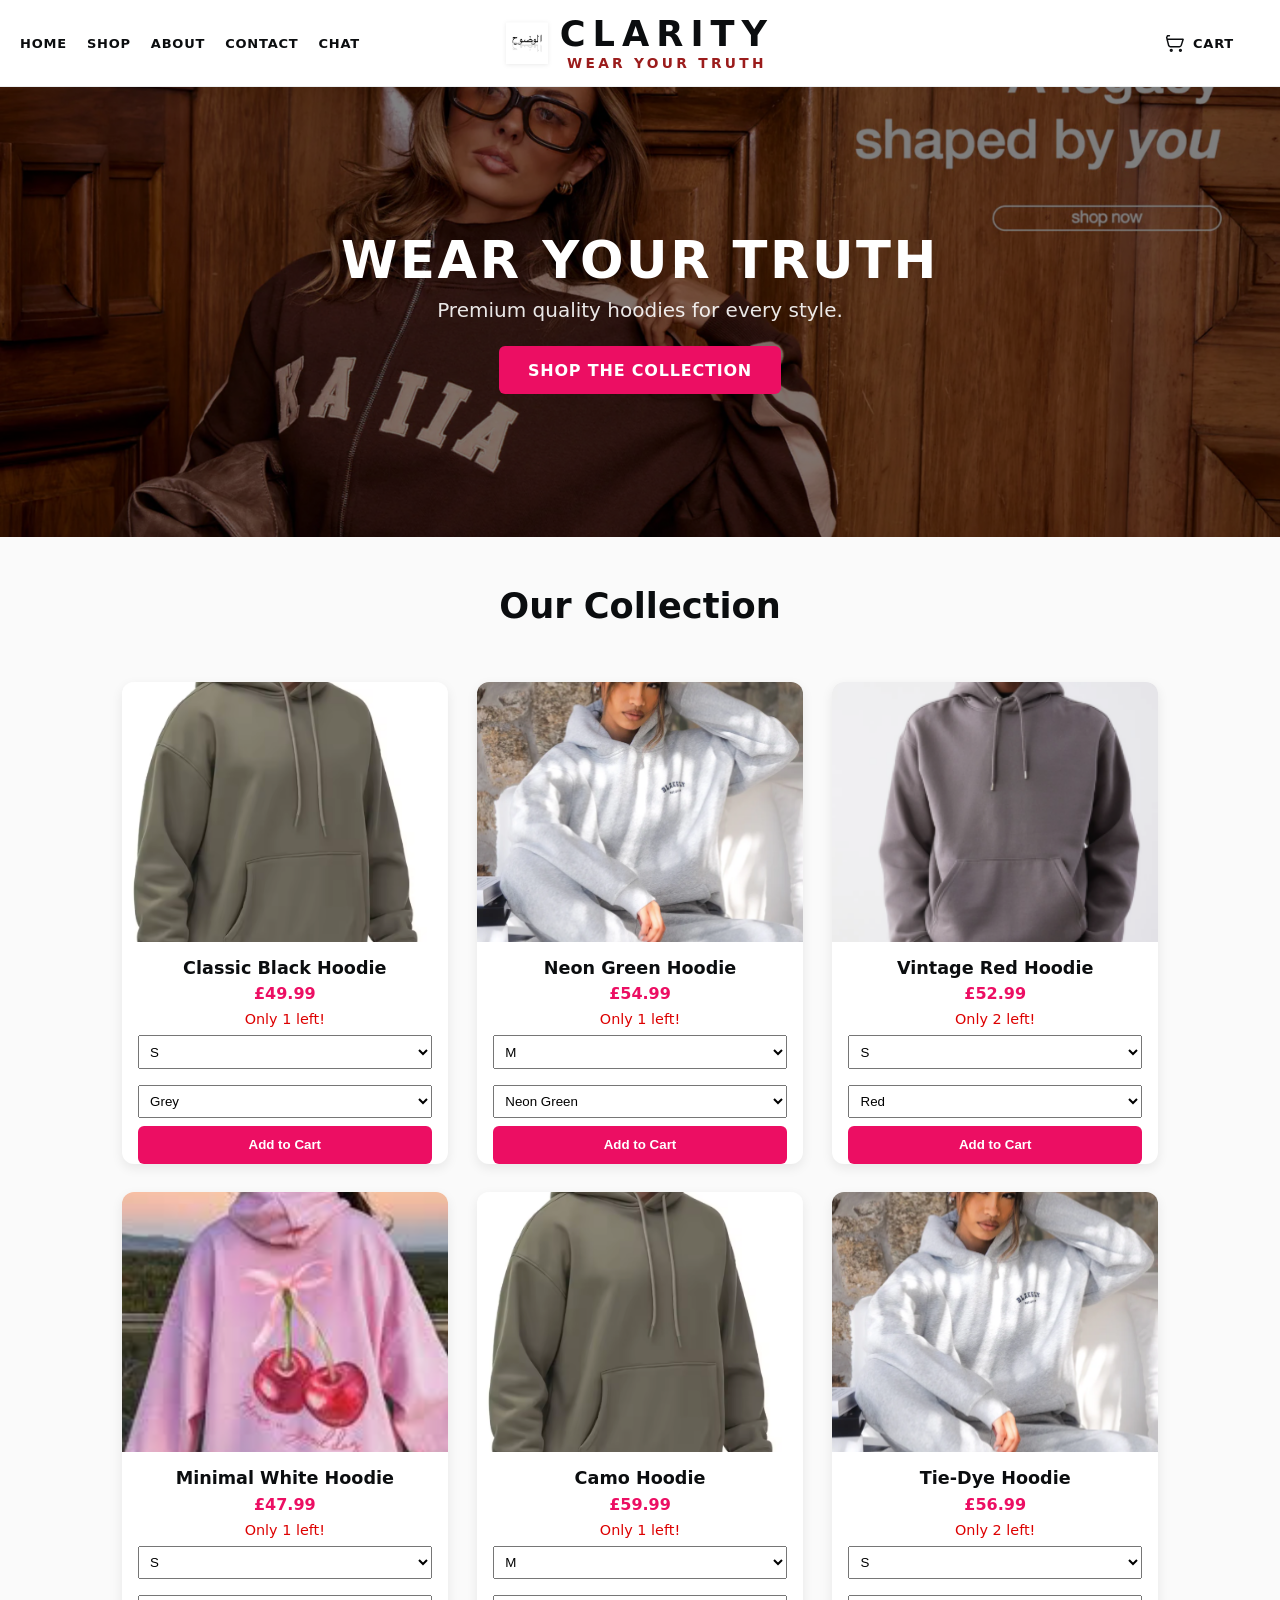
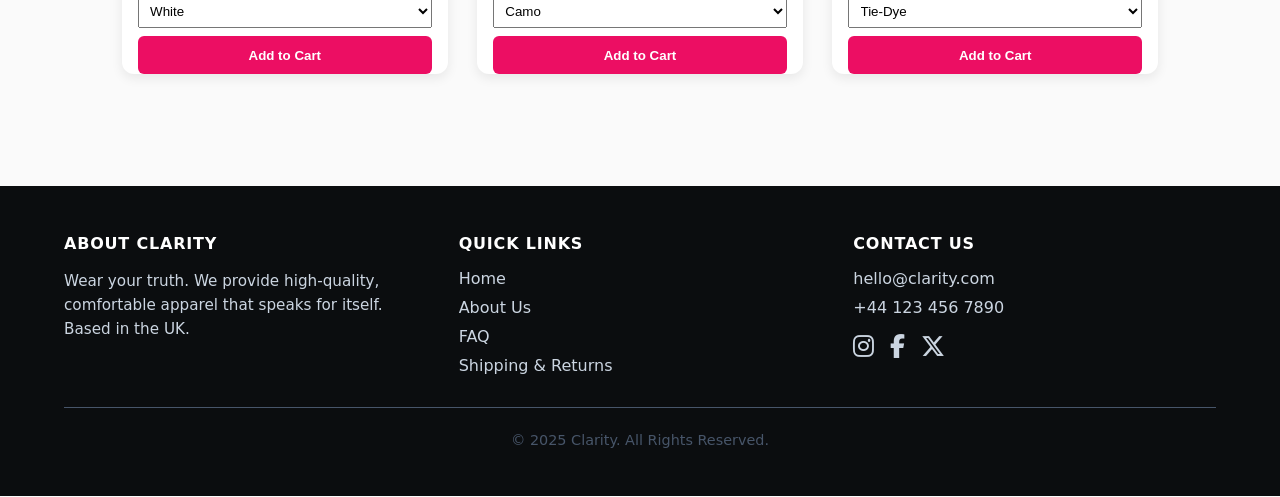
<file: index.html>
<!DOCTYPE html>
<html lang="en">
<head>
    <meta charset="UTF-8"/>
    <meta name="viewport" content="width=device-width, initial-scale=1.0"/>
    <title>Clarity Hoodies</title>
    <link rel="stylesheet" href="style.css"/>
    <link rel="stylesheet" href="https://cdnjs.cloudflare.com/ajax/libs/font-awesome/6.5.1/css/all.min.css" crossorigin="anonymous" referrerpolicy="no-referrer" />
</head>
<body>

<header class="site-header simple">
    <div class="bar bar-3col">
        <nav class="header-nav">
            <a href="index.html">Home</a>
            <a href="#products">Shop</a>
            <a href="about.html">About</a>
            <a href="#site-footer">Contact</a>
            <a href="#" id="chatLink">Chat</a>
        </nav>

        <a class="brand" href="index.html" aria-label="Clarity home">
            <img class="brand-mark" src="/assets/images/arabic.png" alt="الوُضوح">
            <div class="brand-text">
                <span class="brand-name">CLARITY</span>
                <span class="brand-tagline">wear your truth</span>
            </div>
        </a>

        <a class="cart-link" href="cart.html" aria-label="Cart">
            <svg viewBox="0 0 24 24" width="22" height="22" aria-hidden="true">
                <path d="M7 4h-2l-1 2m0 0 2.2 8.8A2 2 0 0 0 8.1 16H18a2 2 0 0 0 1.9-1.4L22 8H5M10 20a1 1 0 1 1-2 0 1 1 0 0 1 2 0Zm10 0a1 1 0 1 1-2 0 1 1 0 0 1 2 0Z"
                      fill="none" stroke="currentColor" stroke-width="1.6" stroke-linecap="round" stroke-linejoin="round"/>
            </svg>
            <span class="cart-text">Cart</span>
            <span id="cart-count" class="badge">0</span>
        </a>
    </div>
</header>

<main>
    <section class="hero">
        <div class="hero-content">
            <h1>Wear Your Truth</h1>
            <p>Premium quality hoodies for every style.</p>
            <a href="#products" class="cta-button">Shop The Collection</a>
        </div>
    </section>

    <section class="product-grid-wrapper">
        <h2>Our Collection</h2>
        <div class="products" id="products">
            <!-- Products injected by script.js -->
        </div>
    </section>
</main>

<footer class="site-footer" id="site-footer">
    <div class="footer-grid">
        <div class="footer-col">
            <h4>About Clarity</h4>
            <p>Wear your truth. We provide high-quality, comfortable apparel that speaks for itself. Based in the UK.</p>
        </div>
        <div class="footer-col">
            <h4>Quick Links</h4>
            <ul>
                <li><a href="index.html">Home</a></li>
                <li><a href="about.html">About Us</a></li>
                <li><a href="faq.html">FAQ</a></li>
                <li><a href="shipping.html">Shipping & Returns</a></li>
            </ul>
        </div>
        <div class="footer-col">
            <h4>Contact Us</h4>
            <ul>
                <li><a href="mailto:hello@clarity.com">hello@clarity.com</a></li>
                <li><a href="tel:+441234567890">+44 123 456 7890</a></li>
            </ul>
            <div class="footer-socials">
                <a href="#" aria-label="Instagram"><i class="fab fa-instagram"></i></a>
                <a href="#" aria-label="Facebook"><i class="fab fa-facebook-f"></i></a>
                <a href="#" aria-label="Twitter"><i class="fab fa-x-twitter"></i></a>
            </div>
        </div>
    </div>
    <div class="footer-bottom-bar">
        &copy; 2025 Clarity. All Rights Reserved.
    </div>
</footer>

<!-- removed old WhatsApp floater -->

<div id="toast" class="toast" hidden></div>
<div id="live" class="visually-hidden" aria-live="polite" role="status"></div>

<script src="https://js.stripe.com/v3"></script>
<script src="script.js"></script>

<!-- Tawk.to chat (loads only on allowed origins) -->
<script>
    (function () {
        const allowed = [
            'http://localhost:63342',
            'http://127.0.0.1:63342',
            'https://stripe-functions-clarity.netlify.app',
            'https://shajidissa.github.io'
        ];
        if (!allowed.includes(location.origin)) return;

        window.Tawk_API = window.Tawk_API || {};
        window.Tawk_LoadStart = new Date();

        // Optional: open chat when clicking the header "Chat" link
        document.getElementById('chatLink')?.addEventListener('click', function (e) {
            e.preventDefault();
            if (window.Tawk_API?.maximize) Tawk_API.maximize();
        });

        var s1 = document.createElement("script");
        s1.async = true;
        s1.src = "https://embed.tawk.to/692073ff8af82d19645aaf59/1jajca7d2"; /* your IDs */
        s1.charset = "UTF-8";
        s1.setAttribute("crossorigin", "*");
        document.body.appendChild(s1);
    })();
</script>
</body>
</html>
</file>
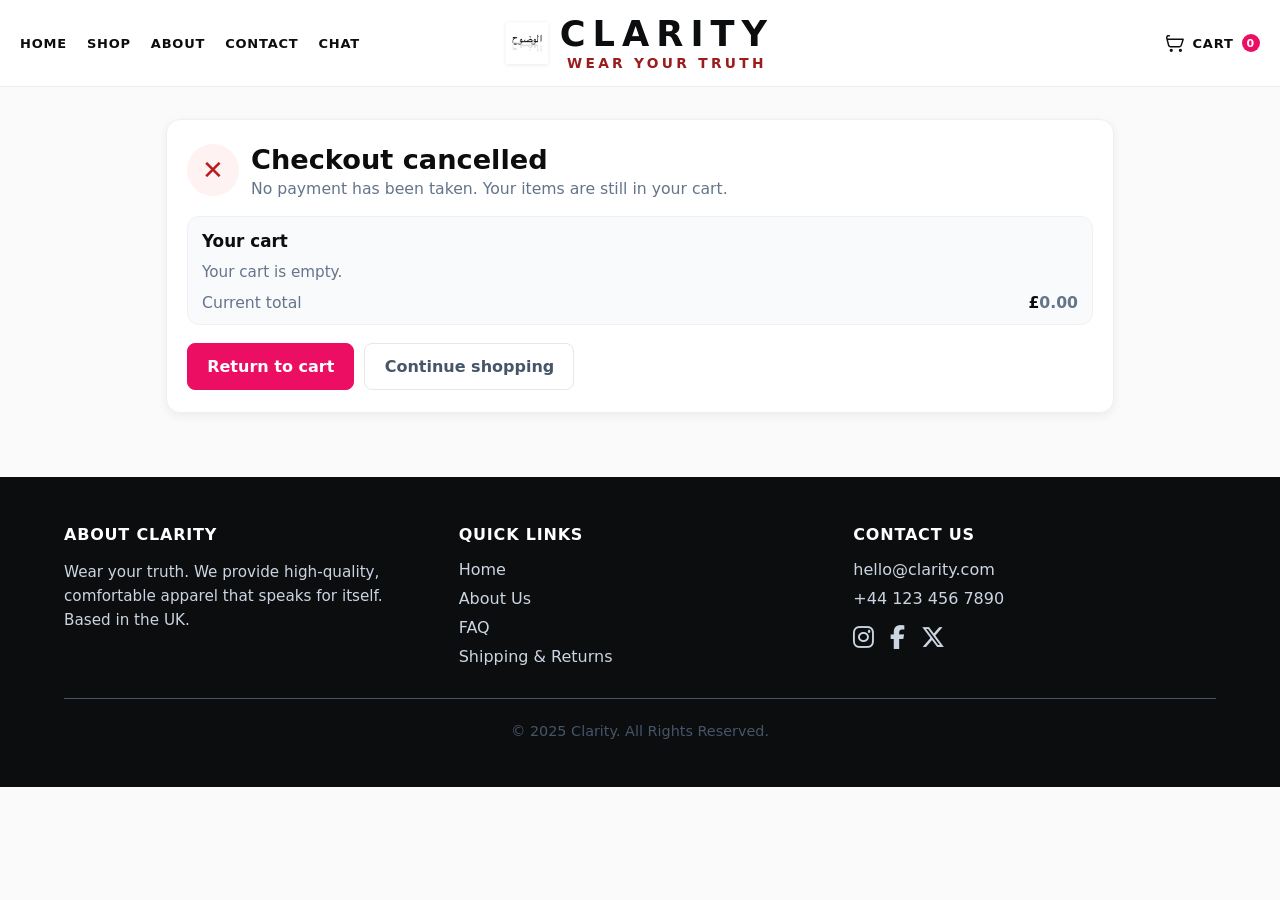
<file: cancel.html>
<!doctype html>
<html lang="en">
<head>
    <meta charset="utf-8"/>
    <meta name="viewport" content="width=device-width,initial-scale=1"/>
    <title>Checkout Cancelled – Clarity</title>

    <link rel="stylesheet" href="style.css"/>
    <!-- Font Awesome for footer socials (matches other pages) -->
    <link rel="stylesheet" href="https://cdnjs.cloudflare.com/ajax/libs/font-awesome/6.5.1/css/all.min.css"
          crossorigin="anonymous" referrerpolicy="no-referrer"/>

    <style>
        /* ===== Status page layout ===== */
        .status-header{ display:flex; gap:12px; margin-bottom:18px; }
        .status-icon{ width:52px; height:52px; border-radius:999px; display:flex; align-items:center; justify-content:center; font-size:26px; font-weight:700; }
        .status-icon.error{ background:#fef2f2; color:#b91c1c; }
        .status-header-text h1{ margin:0 0 4px; font-size:1.7rem; font-weight:800; }
        .status-header-text p{ margin:0; color:#64748b; font-size:0.98rem; }

        .status-summary{ padding:14px 14px 12px; border-radius:12px; border:1px solid #edf1f5; background:#f9fafb; margin-bottom:18px; }
        .status-summary h2{ margin:0 0 10px; font-size:1.05rem; font-weight:700; }

        /* ===== Properly aligned quantity & price columns ===== */
        .status-items{ display:table; width:100%; border-collapse:separate; border-spacing:0 2px; }
        .s-line{ display:table-row; }
        .s-line-main, .s-line-qty, .s-line-price{ display:table-cell; padding:4px 0; vertical-align:baseline; }
        .s-line-main{ width:100%; }
        .s-line-name{ font-weight:600; }
        .s-line-meta{ font-size:0.85rem; color:#64748b; margin-top:2px; }
        .s-line-qty, .s-line-price{ white-space:nowrap; text-align:right; padding-left:16px; font-variant-numeric:tabular-nums; }

        .status-summary-total{ margin-top:10px; display:flex; justify-content:space-between; align-items:center; font-size:0.98rem; }
        .status-summary-total span:first-child{ color:#64748b; }
        .status-summary-total span:last-child{ font-weight:800; font-variant-numeric:tabular-nums; }

        .status-actions{ display:flex; flex-wrap:wrap; gap:10px; }

        @media (max-width:720px){
            .status-header{ align-items:flex-start; }
            .status-actions .c-btn{ flex:1 1 100%; }
        }
    </style>
</head>
<body>
<header class="site-header simple">
    <div class="bar bar-3col">
        <nav class="header-nav">
            <a href="index.html">Home</a>
            <a href="index.html#products">Shop</a>
            <a href="about.html">About</a>
            <a href="#site-footer">Contact</a>
            <a href="#" id="chatLink">Chat</a>
        </nav>

        <a class="brand" href="index.html" aria-label="Clarity home">
            <img class="brand-mark" src="/assets/images/arabic.png" alt="الوُضوح">
            <div class="brand-text">
                <span class="brand-name">CLARITY</span>
                <span class="brand-tagline">wear your truth</span>
            </div>
        </a>

        <a class="cart-link" href="cart.html" aria-label="Cart">
            <svg viewBox="0 0 24 24" width="22" height="22" aria-hidden="true">
                <path d="M7 4h-2l-1 2m0 0 2.2 8.8A2 2 0 0 0 8.1 16H18a2 2 0 0 0 1.9-1.4L22 8H5M10 20a1 1 0 1 1-2 0 1 1 0 0 1 2 0Zm10 0a1 1 0 1 1-2 0 1 1 0 0 1 2 0Z"
                      fill="none" stroke="currentColor" stroke-width="1.6" stroke-linecap="round" stroke-linejoin="round"></path>
            </svg>
            <span class="cart-text">Cart</span>
            <span id="cart-count" class="badge">0</span>
        </a>
    </div>
</header>

<main class="c-wrap" style="padding-top:32px;">
    <div class="c-card" style="padding:24px 20px 22px; text-align:left;">
        <!-- Icon + heading block -->
        <div class="status-header">
            <div class="status-icon error">✕</div>
            <div class="status-header-text">
                <h1>Checkout cancelled</h1>
                <p>No payment has been taken. Your items are still in your cart.</p>
            </div>
        </div>

        <!-- Cart preview -->
        <div class="status-summary">
            <h2>Your cart</h2>
            <div id="preview" class="status-items"></div>
            <div class="status-summary-total">
                <span>Current total</span>
                <span>£<span id="total">0.00</span></span>
            </div>
        </div>

        <!-- Actions -->
        <div class="status-actions">
            <a href="cart.html" class="c-btn c-btn-primary">Return to cart</a>
            <a href="index.html" class="c-btn c-btn-outline">Continue shopping</a>
        </div>
    </div>
</main>

<footer class="site-footer" id="site-footer">
    <div class="footer-grid">
        <div class="footer-col">
            <h4>About Clarity</h4>
            <p>Wear your truth. We provide high-quality, comfortable apparel that speaks for itself. Based in the UK.</p>
        </div>
        <div class="footer-col">
            <h4>Quick Links</h4>
            <ul>
                <li><a href="index.html">Home</a></li>
                <li><a href="about.html">About Us</a></li>
                <li><a href="faq.html">FAQ</a></li>
                <li><a href="shipping.html">Shipping & Returns</a></li>
            </ul>
        </div>
        <div class="footer-col">
            <h4>Contact Us</h4>
            <ul>
                <li><a href="mailto:hello@clarity.com">hello@clarity.com</a></li>
                <li><a href="tel:+441234567890">+44 123 456 7890</a></li>
            </ul>
            <div class="footer-socials">
                <a href="#" aria-label="Instagram"><i class="fab fa-instagram"></i></a>
                <a href="#" aria-label="Facebook"><i class="fab fa-facebook-f"></i></a>
                <a href="#" aria-label="Twitter"><i class="fab fa-x-twitter"></i></a>
            </div>
        </div>
    </div>
    <div class="footer-bottom-bar">&copy; 2025 Clarity. All Rights Reserved.</div>
</footer>

<div id="live" class="visually-hidden" aria-live="polite" role="status"></div>

<!-- Keep your lightweight cart preview so badge/summary render without full app -->
<script>
    // Show current cart preview & update badge without loading the full app JS
    const stored = localStorage.getItem('clarityCart');
    let cart = [];
    try { cart = stored ? JSON.parse(stored) : []; } catch(e){ cart = []; }

    const wrap     = document.getElementById('preview');
    const totalEl  = document.getElementById('total');
    const badgeEls = document.querySelectorAll('#cart-count');

    if (wrap) {
        if (!cart.length) {
            wrap.innerHTML = '<p style="margin:0;color:#64748b;font-size:0.95rem;">Your cart is empty.</p>';
            totalEl.textContent = '0.00';
            badgeEls.forEach(b => b.textContent = '0');
        } else {
            const lines = cart.map(it => {
                const meta = [it.size, it.color].filter(Boolean).join(' / ') || '';
                const qty  = it.quantity || 1;
                const unit = Number(it.price ?? (it.priceInPence/100));
                const lineTotal = (unit * qty).toFixed(2);
                return `
          <div class="s-line">
            <div class="s-line-main">
              <div class="s-line-name">${it.name}</div>
              ${meta ? `<div class="s-line-meta">${meta}</div>` : ''}
            </div>
            <div class="s-line-qty">×${qty}</div>
            <div class="s-line-price">£${lineTotal}</div>
          </div>`;
            }).join('');
            wrap.innerHTML = lines;

            const grand = cart.reduce((s, it) => {
                const unit = Number(it.price ?? (it.priceInPence/100));
                return s + unit * (it.quantity || 1);
            }, 0);
            totalEl.textContent = grand.toFixed(2);

            const count = cart.reduce((n, it) => n + (it.quantity || 1), 0);
            badgeEls.forEach(b => b.textContent = String(count));
        }
    }
</script>

<!-- Stripe + your main JS (harmless here, keeps header/minicart behaviours consistent) -->
<script src="https://js.stripe.com/v3"></script>
<script src="script.js"></script>

<!-- Tawk.to chat (loads only on allowed origins) -->
<script>
    (function () {
        const allowed = [
            'http://localhost:63342',
            'http://127.0.0.1:63342',
            'https://stripe-functions-clarity.netlify.app',
            'https://shajidissa.github.io'
        ];
        if (!allowed.includes(location.origin)) return;

        window.Tawk_API = window.Tawk_API || {};
        window.Tawk_LoadStart = new Date();

        // Open chat when clicking the header "Chat" link
        document.getElementById('chatLink')?.addEventListener('click', function (e) {
            e.preventDefault();
            if (window.Tawk_API?.maximize) Tawk_API.maximize();
        });

        var s1 = document.createElement("script");
        s1.async = true;
        s1.src = "https://embed.tawk.to/692073ff8af82d19645aaf59/1jajca7d2"; /* your IDs */
        s1.charset = "UTF-8";
        s1.setAttribute("crossorigin", "*");
        document.body.appendChild(s1);
    })();
</script>
</body>
</html>
</file>
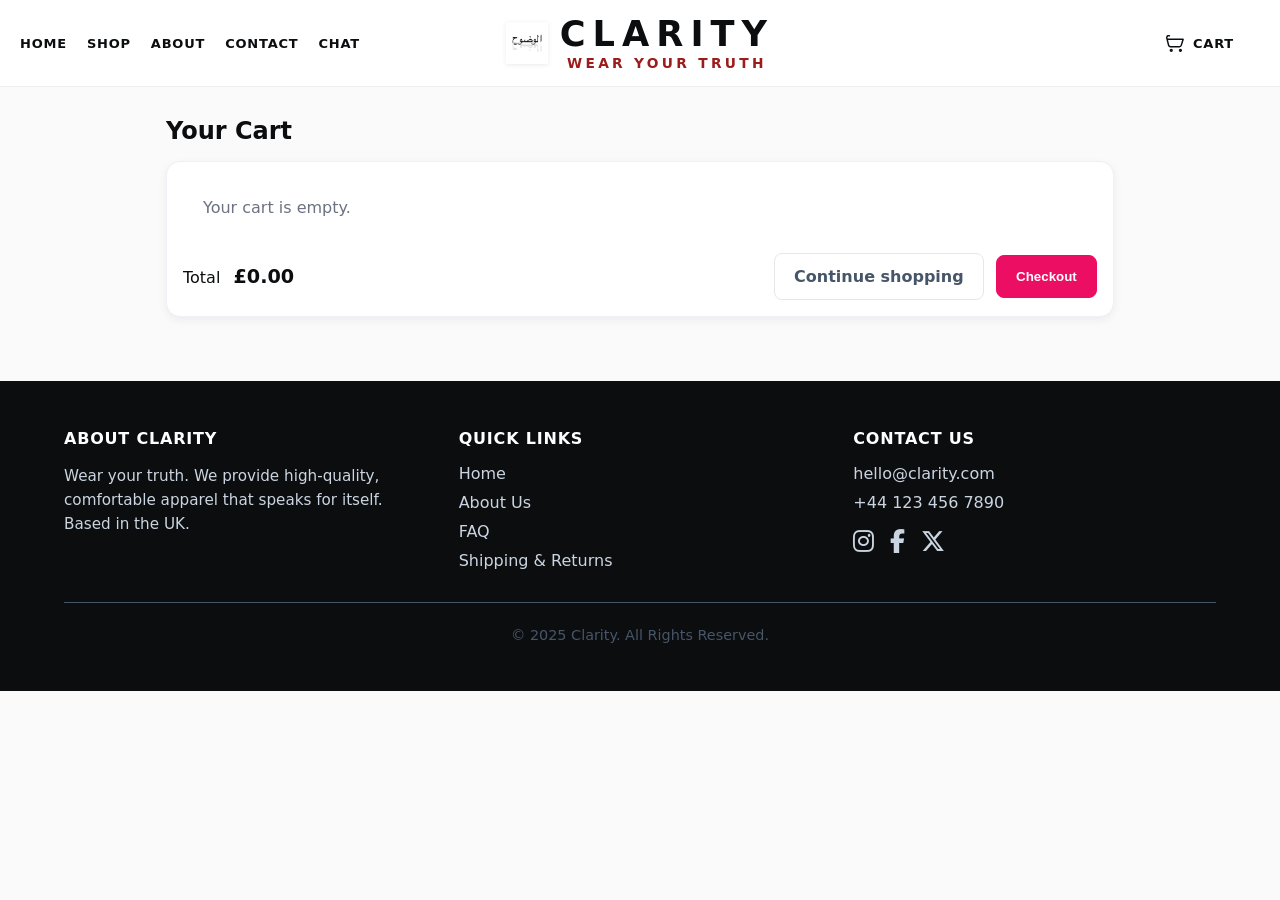
<file: cart.html>
<!DOCTYPE html>
<html lang="en">
<head>
    <meta charset="UTF-8"/>
    <meta name="viewport" content="width=device-width, initial-scale=1.0"/>
    <title>Cart – Clarity</title>

    <link rel="stylesheet" href="style.css"/>
    <!-- Font Awesome (to match other pages' footer icons) -->
    <link rel="stylesheet" href="https://cdnjs.cloudflare.com/ajax/libs/font-awesome/6.5.1/css/all.min.css" crossorigin="anonymous" referrerpolicy="no-referrer" />
    <script src="https://js.stripe.com/v3/"></script>
</head>
<body>

<header class="site-header simple">
    <div class="bar bar-3col">
        <nav class="header-nav">
            <a href="index.html">Home</a>
            <a href="index.html#products">Shop</a>
            <a href="about.html">About</a>
            <a href="#site-footer">Contact</a>
            <a href="#" id="chatLink">Chat</a>
        </nav>

        <a class="brand" href="index.html" aria-label="Clarity home">
            <img class="brand-mark" src="/assets/images/arabic.png" alt="الوُضوح">
            <div class="brand-text">
                <span class="brand-name">CLARITY</span>
                <span class="brand-tagline">wear your truth</span>
            </div>
        </a>

        <a class="cart-link" href="cart.html" aria-label="Cart">
            <svg viewBox="0 0 24 24" width="22" height="22" aria-hidden="true">
                <path d="M7 4h-2l-1 2m0 0 2.2 8.8A2 2 0 0 0 8.1 16H18a2 2 0 0 0 1.9-1.4L22 8H5M10 20a1 1 0 1 1-2 0 1 1 0 0 1 2 0Zm10 0a1 1 0 1 1-2 0 1 1 0 0 1 2 0Z"
                      fill="none" stroke="currentColor" stroke-width="1.6" stroke-linecap="round" stroke-linejoin="round"/>
            </svg>
            <span class="cart-text">Cart</span>
            <span id="cart-count" class="badge">0</span>
        </a>
    </div>
</header>

<main class="c-wrap">
    <h2 class="c-head">Your Cart</h2>
    <div class="c-card">
        <!-- Cart items injected here by script.js -->
        <div id="c-items"></div>

        <div class="c-actions" id="cartActions">
            <div class="c-total">Total <strong id="cartTotal">£0.00</strong></div>

            <div class="c-actions-right">
                <a class="c-btn c-btn-outline" href="index.html" aria-label="Continue shopping on homepage">
                    Continue shopping
                </a>
                <button class="c-btn c-btn-primary" id="checkoutBtn" type="button">Checkout</button>
            </div>
        </div>
    </div>
</main>

<footer class="site-footer" id="site-footer">
    <div class="footer-grid">
        <div class="footer-col">
            <h4>About Clarity</h4>
            <p>Wear your truth. We provide high-quality, comfortable apparel that speaks for itself. Based in the UK.</p>
        </div>
        <div class="footer-col">
            <h4>Quick Links</h4>
            <ul>
                <li><a href="index.html">Home</a></li>
                <li><a href="about.html">About Us</a></li>
                <li><a href="faq.html">FAQ</a></li>
                <li><a href="shipping.html">Shipping & Returns</a></li>
            </ul>
        </div>
        <div class="footer-col">
            <h4>Contact Us</h4>
            <ul>
                <li><a href="mailto:hello@clarity.com">hello@clarity.com</a></li>
                <li><a href="tel:+441234567890">+44 123 456 7890</a></li>
            </ul>
            <div class="footer-socials">
                <a href="#" aria-label="Instagram"><i class="fab fa-instagram"></i></a>
                <a href="#" aria-label="Facebook"><i class="fab fa-facebook-f"></i></a>
                <a href="#" aria-label="Twitter"><i class="fab fa-x-twitter"></i></a>
            </div>
        </div>
    </div>
    <div class="footer-bottom-bar">&copy; 2025 Clarity. All Rights Reserved.</div>
</footer>

<div id="toast" class="toast" hidden></div>
<div id="live" class="visually-hidden" aria-live="polite" role="status"></div>

<script src="script.js"></script>

<!-- Tawk.to chat (loads only on allowed origins) -->
<script>
    (function () {
        const allowed = [
            'http://localhost:63342',
            'http://127.0.0.1:63342',
            'https://stripe-functions-clarity.netlify.app',
            'https://shajidissa.github.io'
        ];
        if (!allowed.includes(location.origin)) return;

        window.Tawk_API = window.Tawk_API || {};
        window.Tawk_LoadStart = new Date();

        // Open chat when clicking the header "Chat" link
        document.getElementById('chatLink')?.addEventListener('click', function (e) {
            e.preventDefault();
            if (window.Tawk_API?.maximize) Tawk_API.maximize();
        });

        var s1 = document.createElement("script");
        s1.async = true;
        s1.src = "https://embed.tawk.to/692073ff8af82d19645aaf59/1jajca7d2"; /* your IDs */
        s1.charset = "UTF-8";
        s1.setAttribute("crossorigin", "*");
        document.body.appendChild(s1);
    })();
</script>
</body>
</html>
</file>
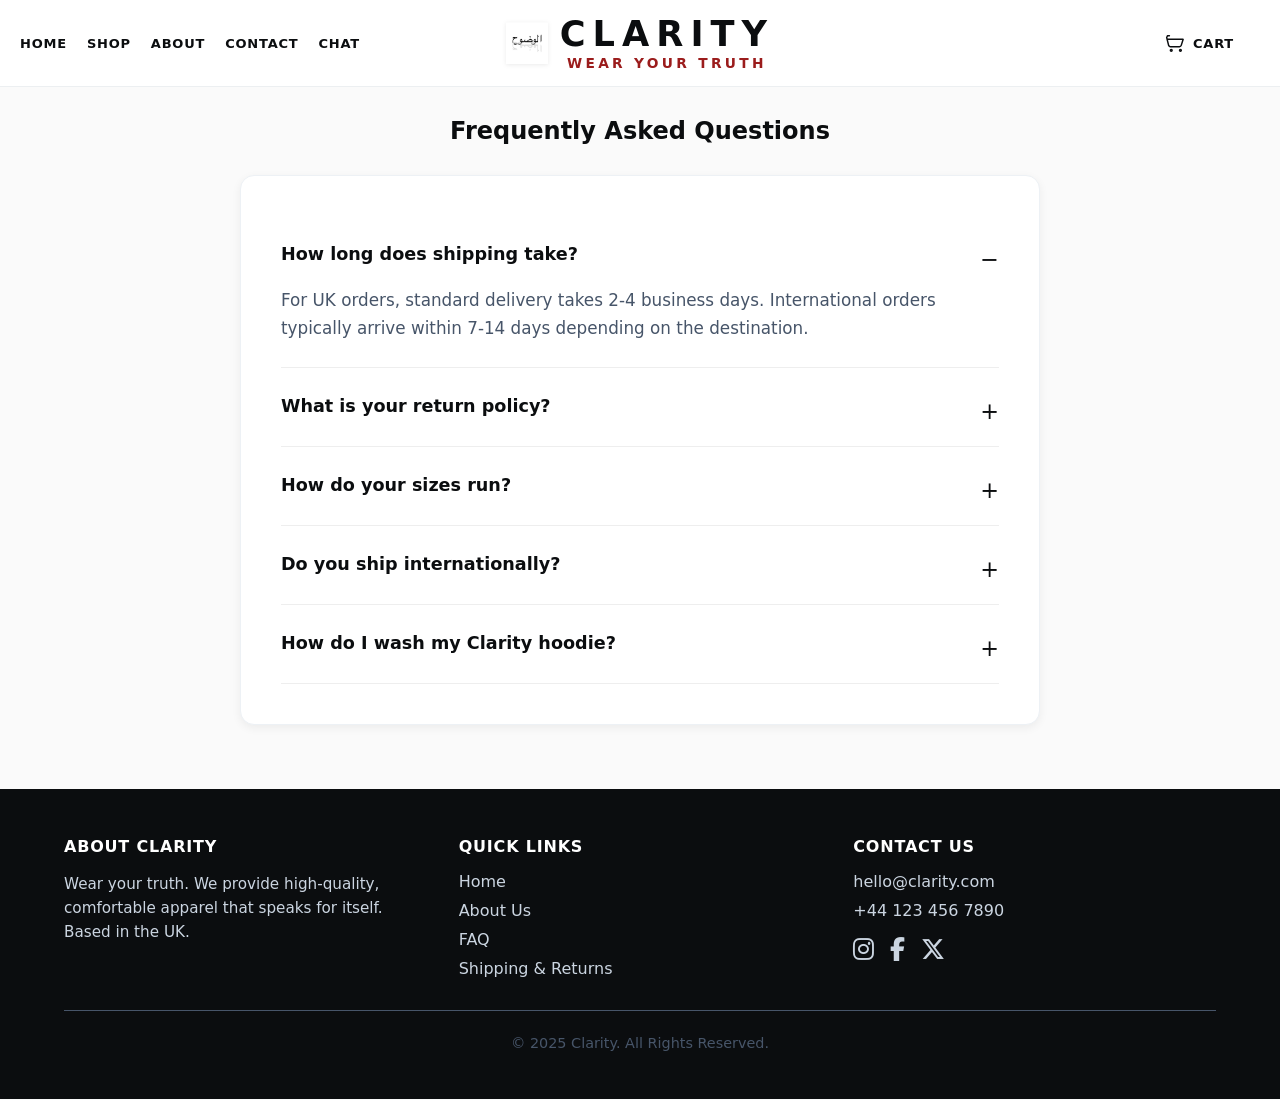
<file: faq.html>
<!DOCTYPE html>
<html lang="en">
<head>
    <meta charset="UTF-8"/>
    <meta name="viewport" content="width=device-width, initial-scale=1.0"/>
    <title>FAQ – Clarity</title>
    <link rel="stylesheet" href="style.css"/>
    <link rel="stylesheet" href="https://cdnjs.cloudflare.com/ajax/libs/font-awesome/6.5.1/css/all.min.css"/>
</head>
<body>

<header class="site-header simple">
    <div class="bar bar-3col">
        <nav class="header-nav">
            <a href="index.html">Home</a>
            <a href="index.html#products">Shop</a>
            <a href="about.html">About</a>
            <a href="#site-footer">Contact</a>
            <a href="#" id="chatLink">Chat</a>
        </nav>

        <a class="brand" href="index.html" aria-label="Clarity home">
            <img class="brand-mark" src="/assets/images/arabic.png" alt="الوُضوح">
            <div class="brand-text">
                <span class="brand-name">CLARITY</span>
                <span class="brand-tagline">wear your truth</span>
            </div>
        </a>

        <a class="cart-link" href="cart.html" aria-label="Cart">
            <svg viewBox="0 0 24 24" width="22" height="22" aria-hidden="true">
                <path d="M7 4h-2l-1 2m0 0 2.2 8.8A2 2 0 0 0 8.1 16H18a2 2 0 0 0 1.9-1.4L22 8H5M10 20a1 1 0 1 1-2 0 1 1 0 0 1 2 0Zm10 0a1 1 0 1 1-2 0 1 1 0 0 1 2 0Z"
                      fill="none" stroke="currentColor" stroke-width="1.6" stroke-linecap="round" stroke-linejoin="round"/>
            </svg>
            <span class="cart-text">Cart</span>
            <span id="cart-count" class="badge">0</span>
        </a>
    </div>
</header>

<main class="c-wrap">
    <h2 class="c-head" style="text-align:center; margin-bottom:30px;">Frequently Asked Questions</h2>

    <div class="c-card text-content" style="padding: 40px;">

        <div class="faq-item">
            <details open>
                <summary>How long does shipping take?</summary>
                <p>For UK orders, standard delivery takes 2-4 business days. International orders typically arrive within 7-14 days depending on the destination.</p>
            </details>
        </div>

        <div class="faq-item">
            <details>
                <summary>What is your return policy?</summary>
                <p>We accept returns within 30 days of delivery. Items must be unworn, unwashed, and in their original packaging. See our <a href="shipping.html" style="color:var(--accent); text-decoration:underline;">Shipping & Returns</a> page for more details.</p>
            </details>
        </div>

        <div class="faq-item">
            <details>
                <summary>How do your sizes run?</summary>
                <p>Our hoodies are a "Relaxed Fit" by default. If you prefer a tighter fit, we recommend sizing down. If you want an oversized look, stick to your usual size or go one up.</p>
            </details>
        </div>

        <div class="faq-item">
            <details>
                <summary>Do you ship internationally?</summary>
                <p>Yes, we ship globally! Shipping rates are calculated at checkout based on your location.</p>
            </details>
        </div>

        <div class="faq-item">
            <details>
                <summary>How do I wash my Clarity hoodie?</summary>
                <p>To keep your hoodie soft and the print fresh, wash inside out on a cold cycle (30°C) and hang to dry. Avoid tumble drying.</p>
            </details>
        </div>

    </div>
</main>

<footer class="site-footer" id="site-footer">
    <div class="footer-grid">
        <div class="footer-col">
            <h4>About Clarity</h4>
            <p>Wear your truth. We provide high-quality, comfortable apparel that speaks for itself. Based in the UK.</p>
        </div>
        <div class="footer-col">
            <h4>Quick Links</h4>
            <ul>
                <li><a href="index.html">Home</a></li>
                <li><a href="about.html">About Us</a></li>
                <li><a href="faq.html">FAQ</a></li>
                <li><a href="shipping.html">Shipping & Returns</a></li>
            </ul>
        </div>
        <div class="footer-col">
            <h4>Contact Us</h4>
            <ul>
                <li><a href="mailto:hello@clarity.com">hello@clarity.com</a></li>
                <li><a href="tel:+441234567890">+44 123 456 7890</a></li>
            </ul>
            <div class="footer-socials">
                <a href="#" aria-label="Instagram"><i class="fab fa-instagram"></i></a>
                <a href="#" aria-label="Facebook"><i class="fab fa-facebook-f"></i></a>
                <a href="#" aria-label="Twitter"><i class="fab fa-x-twitter"></i></a>
            </div>
        </div>
    </div>
    <div class="footer-bottom-bar">&copy; 2025 Clarity. All Rights Reserved.</div>
</footer>

<div id="toast" class="toast" hidden></div>
<div id="live" class="visually-hidden" aria-live="polite" role="status"></div>

<!-- Stripe for mini-cart checkout anywhere -->
<script src="https://js.stripe.com/v3"></script>
<script src="script.js"></script>

<!-- Tawk.to chat (loads only on allowed origins) -->
<script>
    (function () {
        const allowed = [
            'http://localhost:63342',
            'http://127.0.0.1:63342',
            'https://stripe-functions-clarity.netlify.app',
            'https://shajidissa.github.io'
        ];
        if (!allowed.includes(location.origin)) return;

        window.Tawk_API = window.Tawk_API || {};
        window.Tawk_LoadStart = new Date();

        // Open chat when clicking the header "Chat" link
        document.getElementById('chatLink')?.addEventListener('click', function (e) {
            e.preventDefault();
            if (window.Tawk_API?.maximize) Tawk_API.maximize();
        });

        var s1 = document.createElement("script");
        s1.async = true;
        s1.src = "https://embed.tawk.to/692073ff8af82d19645aaf59/1jajca7d2"; /* your IDs */
        s1.charset = "UTF-8";
        s1.setAttribute("crossorigin", "*");
        document.body.appendChild(s1);
    })();
</script>
</body>
</html>
</file>
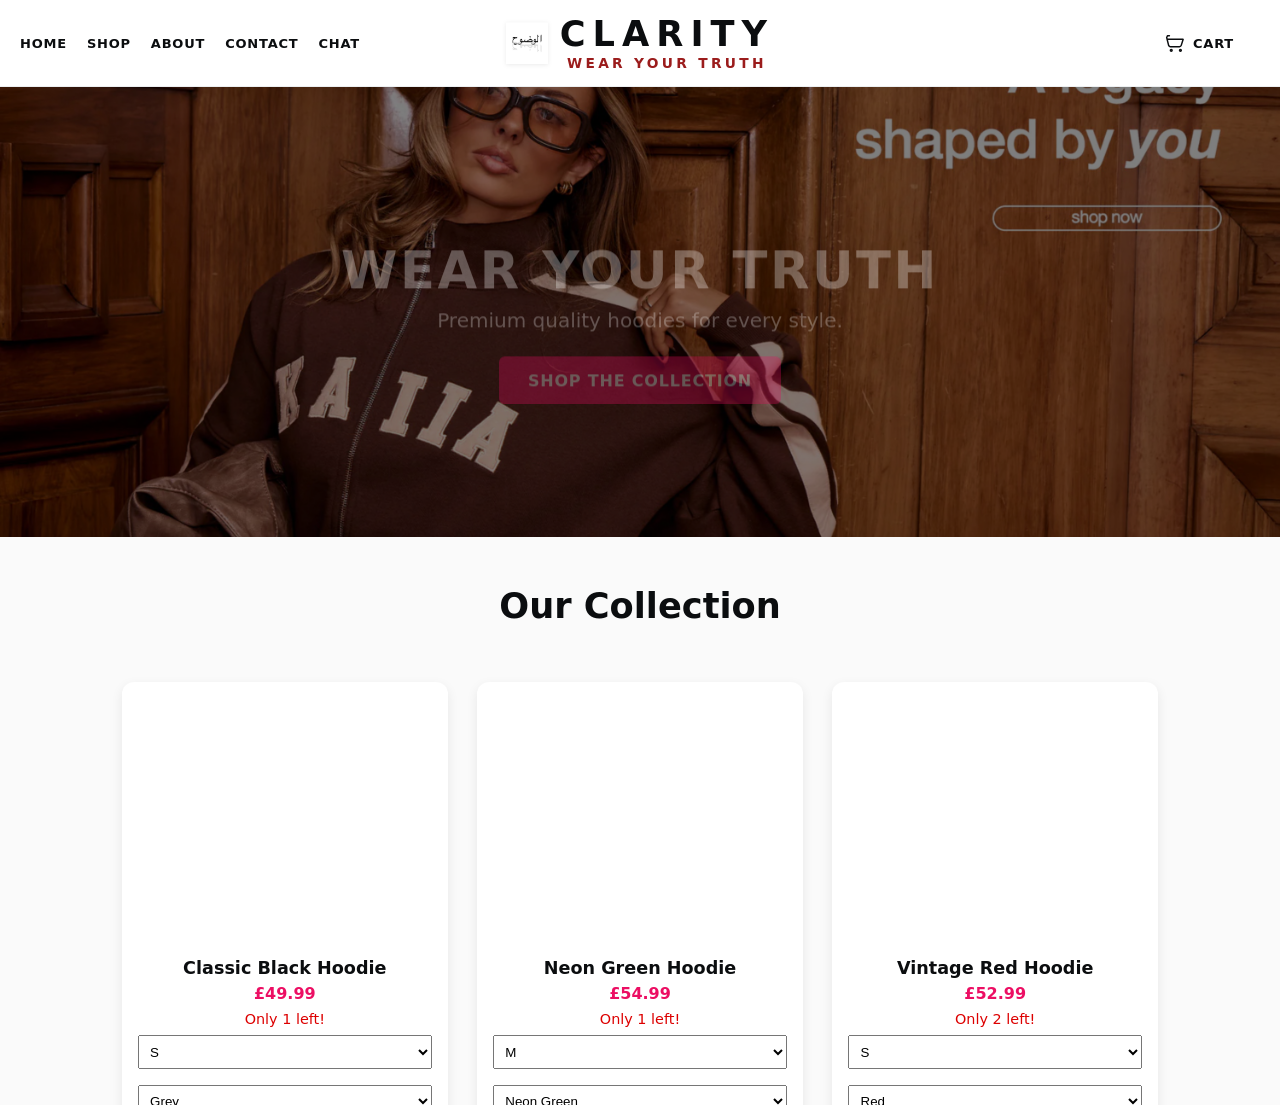
<file: product.html>
<!DOCTYPE html>
<html lang="en">
<head>
    <meta charset="UTF-8"/>
    <meta name="viewport" content="width=device-width, initial-scale=1.0"/>
    <title>Product – Clarity Hoodies</title>
    <link rel="stylesheet" href="style.css"/>
    <link rel="stylesheet" href="https://cdnjs.cloudflare.com/ajax/libs/font-awesome/6.5.1/css/all.min.css" crossorigin="anonymous" referrerpolicy="no-referrer" />
</head>
<body>
<header class="site-header simple">
    <div class="bar bar-3col">
        <nav class="header-nav">
            <a href="index.html">Home</a>
            <a href="index.html#products">Shop</a>
            <a href="about.html">About</a>
            <a href="#site-footer">Contact</a>
            <a href="#" id="chatLink">Chat</a>
        </nav>

        <a class="brand" href="index.html" aria-label="Clarity home">
            <img class="brand-mark" src="/assets/images/arabic.png" alt="الوُضوح">
            <div class="brand-text">
                <span class="brand-name">CLARITY</span>
                <span class="brand-tagline">wear your truth</span>
            </div>
        </a>

        <a class="cart-link" href="cart.html" aria-label="Cart">
            <svg viewBox="0 0 24 24" width="22" height="22" aria-hidden="true">
                <path d="M7 4h-2l-1 2m0 0 2.2 8.8A2 2 0 0 0 8.1 16H18a2 2 0 0 0 1.9-1.4L22 8H5M10 20a1 1 0 1 1-2 0 1 1 0 0 1 2 0Zm10 0a1 1 0 1 1-2 0 1 1 0 0 1 2 0Z"
                      fill="none" stroke="currentColor" stroke-width="1.6" stroke-linecap="round" stroke-linejoin="round"/>
            </svg>
            <span class="cart-text">Cart</span>
            <span id="cart-count" class="badge">0</span>
        </a>
    </div>
</header>

<nav class="product-breadcrumb">
    <a class="back-link" href="index.html">← Back to shop</a>
    <span class="divider">/</span>
    <span id="crumb-name">Product</span>
</nav>

<section class="product-detail" id="product-detail">
    <!-- Loaded by script.js -->
</section>

<footer class="site-footer" id="site-footer">
    <div class="footer-grid">
        <div class="footer-col">
            <h4>About Clarity</h4>
            <p>Wear your truth. We provide high-quality, comfortable apparel that speaks for itself. Based in the UK.</p>
        </div>
        <div class="footer-col">
            <h4>Quick Links</h4>
            <ul>
                <li><a href="index.html">Home</a></li>
                <li><a href="about.html">About Us</a></li>
                <li><a href="faq.html">FAQ</a></li>
                <li><a href="shipping.html">Shipping & Returns</a></li>
            </ul>
        </div>
        <div class="footer-col">
            <h4>Contact Us</h4>
            <ul>
                <li><a href="mailto:hello@clarity.com">hello@clarity.com</a></li>
                <li><a href="tel:+441234567890">+44 123 456 7890</a></li>
            </ul>
            <div class="footer-socials">
                <a href="#" aria-label="Instagram"><i class="fab fa-instagram"></i></a>
                <a href="#" aria-label="Facebook"><i class="fab fa-facebook-f"></i></a>
                <a href="#" aria-label="Twitter"><i class="fab fa-x-twitter"></i></a>
            </div>
        </div>
    </div>
    <div class="footer-bottom-bar">
        &copy; 2025 Clarity. All Rights Reserved.
    </div>
</footer>

<!-- removed old WhatsApp floater -->

<div id="toast" class="toast" hidden></div>
<div id="live" class="visually-hidden" aria-live="polite" role="status"></div>

<script src="https://js.stripe.com/v3"></script>
<script src="script.js"></script>

<!-- Tawk.to chat (loads only on allowed origins) -->
<script>
    (function () {
        const allowed = [
            'http://localhost:63342',
            'http://127.0.0.1:63342',
            'https://stripe-functions-clarity.netlify.app',
            'https://shajidissa.github.io'
        ];
        if (!allowed.includes(location.origin)) return;

        window.Tawk_API = window.Tawk_API || {};
        window.Tawk_LoadStart = new Date();

        // Optional: open Tawk when clicking the header "Chat" link
        document.getElementById('chatLink')?.addEventListener('click', function (e) {
            e.preventDefault();
            if (window.Tawk_API?.maximize) Tawk_API.maximize();
        });

        var s1 = document.createElement("script");
        s1.async = true;
        s1.src = "https://embed.tawk.to/692073ff8af82d19645aaf59/1jajca7d2"; /* your IDs */
        s1.charset = "UTF-8";
        s1.setAttribute("crossorigin", "*");
        document.body.appendChild(s1);
    })();
</script>
</body>
</html>
</file>
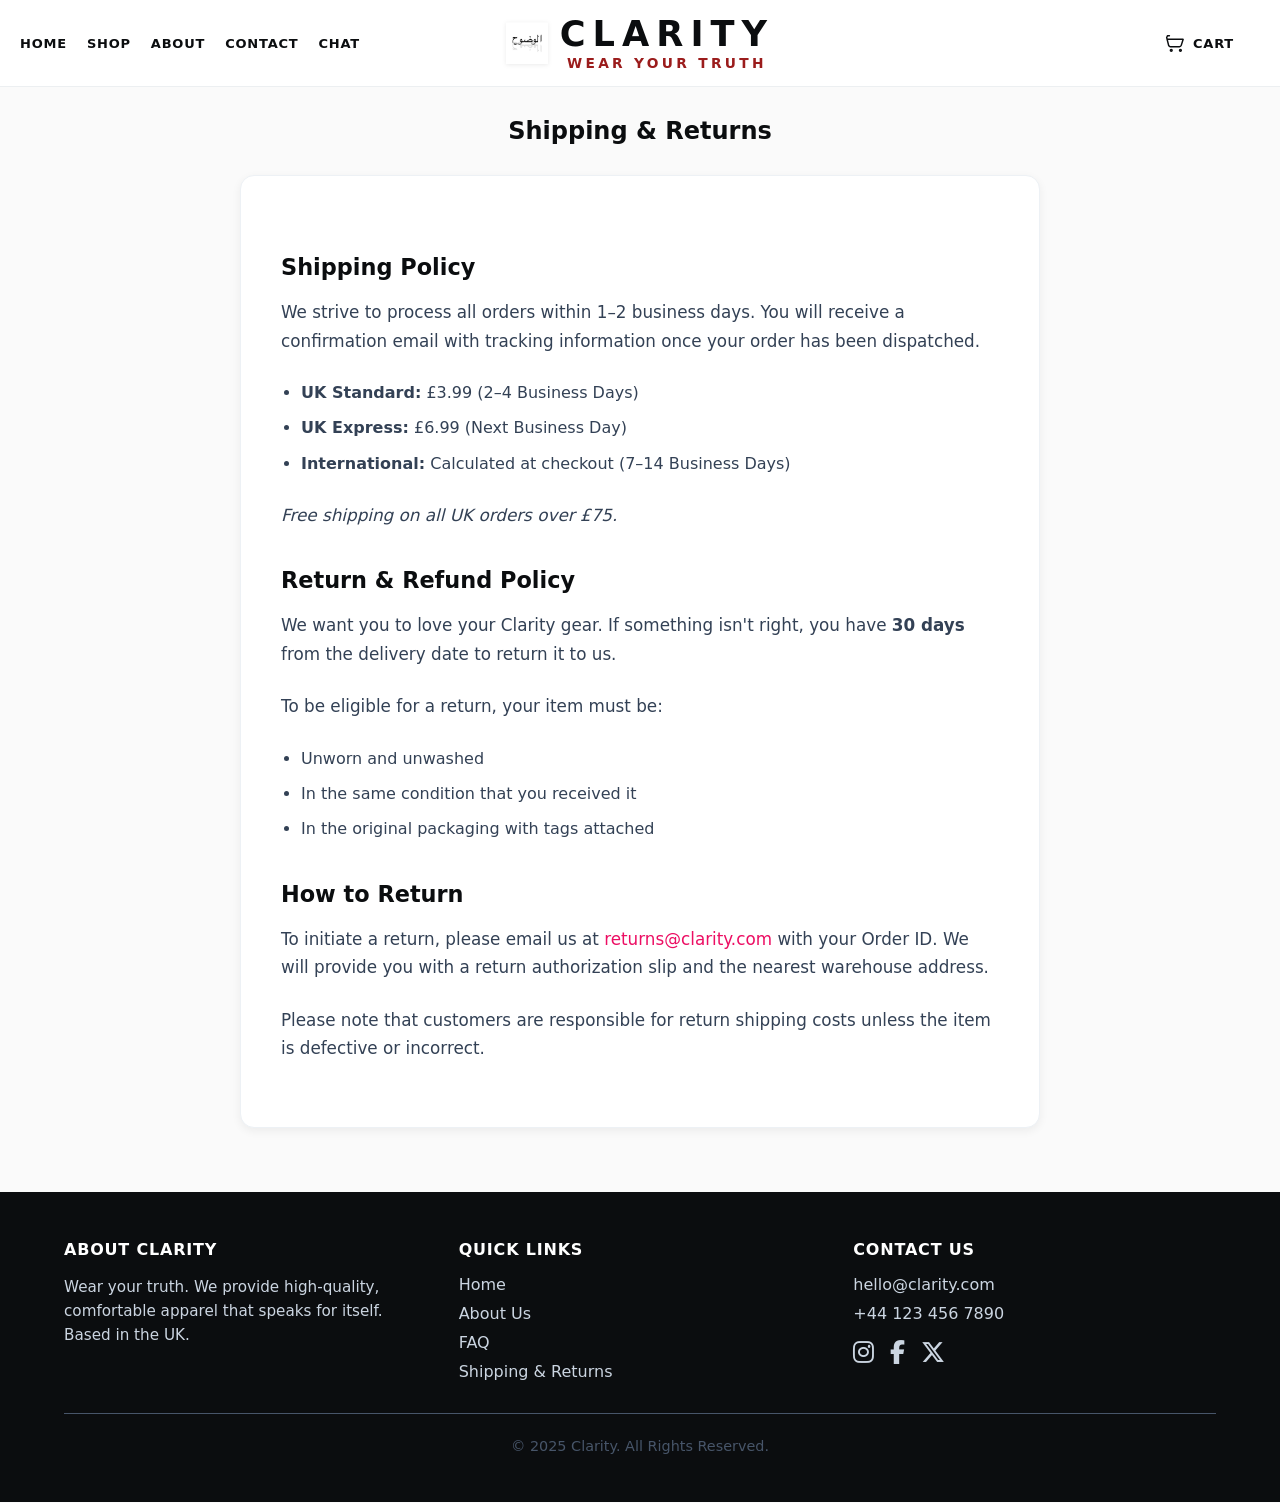
<file: shipping.html>
<!DOCTYPE html>
<html lang="en">
<head>
    <meta charset="UTF-8"/>
    <meta name="viewport" content="width=device-width, initial-scale=1.0"/>
    <title>Shipping & Returns – Clarity</title>

    <link rel="stylesheet" href="style.css"/>
    <link rel="stylesheet" href="https://cdnjs.cloudflare.com/ajax/libs/font-awesome/6.5.1/css/all.min.css"
          crossorigin="anonymous" referrerpolicy="no-referrer"/>
</head>
<body>

<header class="site-header simple">
    <div class="bar bar-3col">
        <nav class="header-nav">
            <a href="index.html">Home</a>
            <a href="index.html#products">Shop</a>
            <a href="about.html">About</a>
            <a href="#site-footer">Contact</a>
            <a href="#" id="chatLink">Chat</a>
        </nav>

        <a class="brand" href="index.html" aria-label="Clarity home">
            <img class="brand-mark" src="/assets/images/arabic.png" alt="الوُضوح">
            <div class="brand-text">
                <span class="brand-name">CLARITY</span>
                <span class="brand-tagline">wear your truth</span>
            </div>
        </a>

        <a class="cart-link" href="cart.html" aria-label="Cart">
            <svg viewBox="0 0 24 24" width="22" height="22" aria-hidden="true">
                <path d="M7 4h-2l-1 2m0 0 2.2 8.8A2 2 0 0 0 8.1 16H18a2 2 0 0 0 1.9-1.4L22 8H5M10 20a1 1 0 1 1-2 0 1 1 0 0 1 2 0Zm10 0a1 1 0 1 1-2 0 1 1 0 0 1 2 0Z"
                      fill="none" stroke="currentColor" stroke-width="1.6" stroke-linecap="round" stroke-linejoin="round"/>
            </svg>
            <span class="cart-text">Cart</span>
            <span id="cart-count" class="badge">0</span>
        </a>
    </div>
</header>

<main class="c-wrap">
    <h2 class="c-head" style="text-align:center; margin-bottom:30px;">Shipping & Returns</h2>

    <div class="c-card text-content" style="padding: 40px;">
        <h3>Shipping Policy</h3>
        <p>We strive to process all orders within 1–2 business days. You will receive a confirmation email with tracking information once your order has been dispatched.</p>

        <ul>
            <li><strong>UK Standard:</strong> £3.99 (2–4 Business Days)</li>
            <li><strong>UK Express:</strong> £6.99 (Next Business Day)</li>
            <li><strong>International:</strong> Calculated at checkout (7–14 Business Days)</li>
        </ul>
        <p><em>Free shipping on all UK orders over £75.</em></p>

        <h3>Return & Refund Policy</h3>
        <p>We want you to love your Clarity gear. If something isn't right, you have <strong>30 days</strong> from the delivery date to return it to us.</p>

        <p>To be eligible for a return, your item must be:</p>
        <ul>
            <li>Unworn and unwashed</li>
            <li>In the same condition that you received it</li>
            <li>In the original packaging with tags attached</li>
        </ul>

        <h3>How to Return</h3>
        <p>To initiate a return, please email us at <a href="mailto:returns@clarity.com" style="color:var(--accent);">returns@clarity.com</a> with your Order ID. We will provide you with a return authorization slip and the nearest warehouse address.</p>
        <p>Please note that customers are responsible for return shipping costs unless the item is defective or incorrect.</p>
    </div>
</main>

<footer class="site-footer" id="site-footer">
    <div class="footer-grid">
        <div class="footer-col">
            <h4>About Clarity</h4>
            <p>Wear your truth. We provide high-quality, comfortable apparel that speaks for itself. Based in the UK.</p>
        </div>
        <div class="footer-col">
            <h4>Quick Links</h4>
            <ul>
                <li><a href="index.html">Home</a></li>
                <li><a href="about.html">About Us</a></li>
                <li><a href="faq.html">FAQ</a></li>
                <li><a href="shipping.html">Shipping & Returns</a></li>
            </ul>
        </div>
        <div class="footer-col">
            <h4>Contact Us</h4>
            <ul>
                <li><a href="mailto:hello@clarity.com">hello@clarity.com</a></li>
                <li><a href="tel:+441234567890">+44 123 456 7890</a></li>
            </ul>
            <div class="footer-socials">
                <a href="#" aria-label="Instagram"><i class="fab fa-instagram"></i></a>
                <a href="#" aria-label="Facebook"><i class="fab fa-facebook-f"></i></a>
                <a href="#" aria-label="Twitter"><i class="fab fa-x-twitter"></i></a>
            </div>
        </div>
    </div>
    <div class="footer-bottom-bar">&copy; 2025 Clarity. All Rights Reserved.</div>
</footer>

<div id="toast" class="toast" hidden></div>
<div id="live" class="visually-hidden" aria-live="polite" role="status"></div>

<!-- Stripe for mini-cart checkout anywhere -->
<script src="https://js.stripe.com/v3"></script>
<script src="script.js"></script>

<!-- Tawk.to chat (loads only on allowed origins) -->
<script>
    (function () {
        const allowed = [
            'http://localhost:63342',
            'http://127.0.0.1:63342',
            'https://stripe-functions-clarity.netlify.app',
            'https://shajidissa.github.io'
        ];
        if (!allowed.includes(location.origin)) return;

        window.Tawk_API = window.Tawk_API || {};
        window.Tawk_LoadStart = new Date();

        // Open chat when clicking the header "Chat" link
        document.getElementById('chatLink')?.addEventListener('click', function (e) {
            e.preventDefault();
            if (window.Tawk_API?.maximize) Tawk_API.maximize();
        });

        var s1 = document.createElement("script");
        s1.async = true;
        s1.src = "https://embed.tawk.to/692073ff8af82d19645aaf59/1jajca7d2"; /* your IDs */
        s1.charset = "UTF-8";
        s1.setAttribute("crossorigin", "*");
        document.body.appendChild(s1);
    })();
</script>
</body>
</html>
</file>
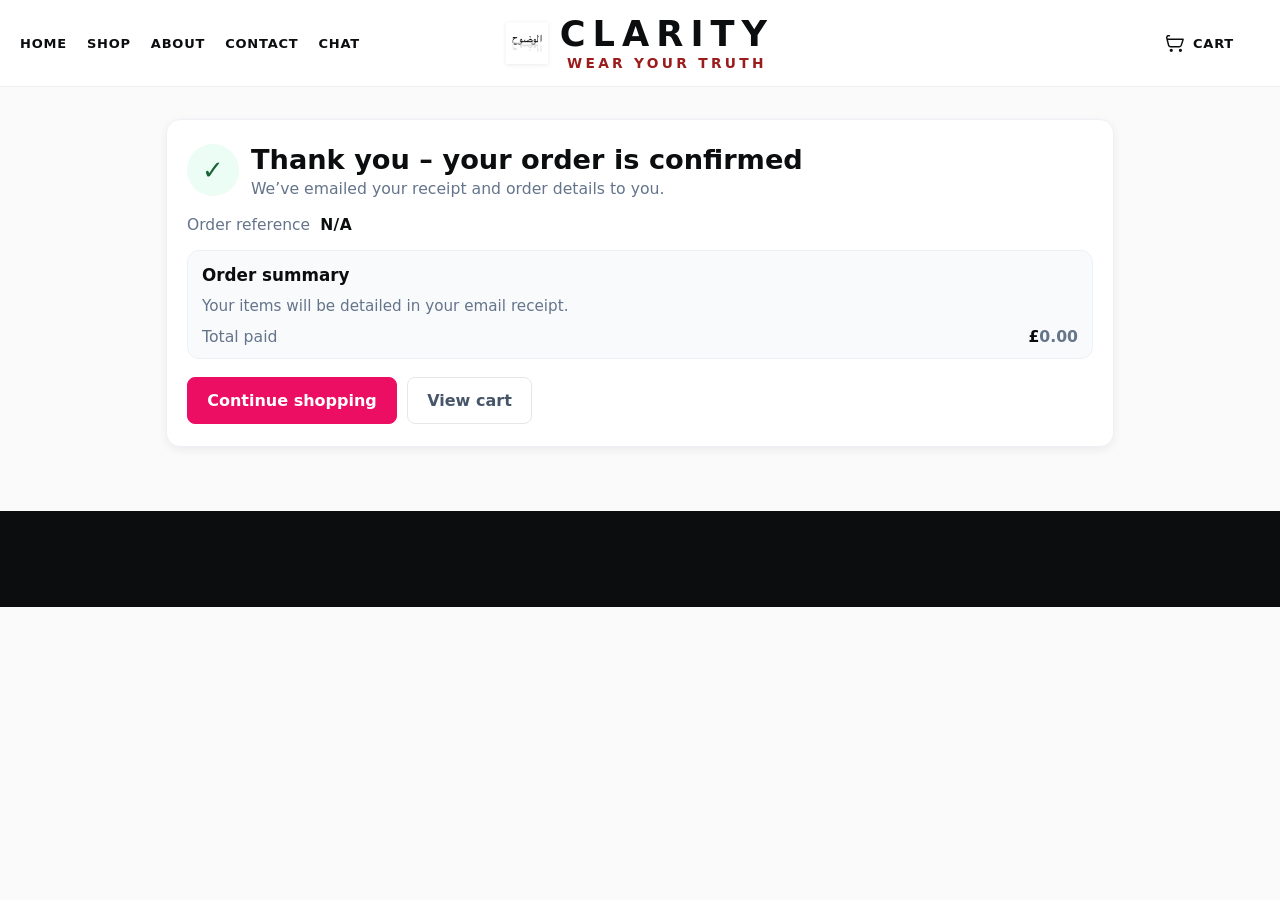
<file: success.html>
<!doctype html>
<html lang="en">
<head>
    <meta charset="utf-8" />
    <meta name="viewport" content="width=device-width,initial-scale=1" />
    <title>Order Confirmed – Clarity</title>
    <link rel="stylesheet" href="style.css" />
    <link rel="stylesheet"
          href="https://cdnjs.cloudflare.com/ajax/libs/font-awesome/6.5.1/css/all.min.css"
          crossorigin="anonymous" referrerpolicy="no-referrer"/>
    <style>
        .status-header{ display:flex; gap:12px; margin-bottom:18px; }
        .status-icon{ width:52px; height:52px; border-radius:999px; display:flex; align-items:center; justify-content:center; font-size:26px; font-weight:700; }
        .status-icon.success{ background:#ecfdf5; color:#166534; }
        .status-header-text h1{ margin:0 0 4px; font-size:1.7rem; font-weight:800; }
        .status-header-text p{ margin:0; color:#64748b; font-size:0.98rem; }
        .status-ref{ display:flex; flex-wrap:wrap; gap:4px 10px; align-items:baseline; margin-bottom:16px; font-size:0.97rem; }
        .status-ref-label{ color:#64748b; }
        .status-ref-value{ font-weight:600; letter-spacing:0.03em; }
        .status-summary{ padding:14px 14px 12px; border-radius:12px; border:1px solid #edf1f5; background:#f9fafb; margin-bottom:18px; }
        .status-summary h2{ margin:0 0 10px; font-size:1.05rem; font-weight:700; }
        .status-items{ display:table; width:100%; border-collapse:separate; border-spacing:0 2px; }
        .s-line{ display:table-row; }
        .s-line-main, .s-line-qty, .s-line-price{ display:table-cell; padding:4px 0; vertical-align:baseline; }
        .s-line-main{ width:100%; }
        .s-line-name{ font-weight:600; }
        .s-line-meta{ font-size:0.85rem; color:#64748b; margin-top:2px; }
        .s-line-qty, .s-line-price{ white-space:nowrap; text-align:right; padding-left:16px; font-variant-numeric:tabular-nums; }
        .status-totals-row{ margin-top:6px; display:flex; justify-content:space-between; align-items:center; font-size:0.95rem; }
        .status-totals-row span:first-child{ color:#64748b; }
        .status-summary-total{ margin-top:10px; display:flex; justify-content:space-between; align-items:center; font-size:0.98rem; }
        .status-summary-total span:first-child{ color:#64748b; }
        .status-summary-total span:last-child{ font-weight:800; font-variant-numeric:tabular-nums; }
        .status-actions{ display:flex; flex-wrap:wrap; gap:10px; }
        @media (max-width:720px){
            .status-header{ align-items:flex-start; }
            .status-actions .c-btn{ flex:1 1 100%; }
        }
    </style>
</head>
<body>

<header class="site-header simple">
    <div class="bar bar-3col">
        <nav class="header-nav">
            <a href="index.html">Home</a>
            <a href="index.html#products">Shop</a>
            <a href="about.html">About</a>
            <a href="#site-footer">Contact</a>
            <a href="#" id="chatLink">Chat</a>
        </nav>

        <a class="brand" href="index.html" aria-label="Clarity home">
            <img class="brand-mark" src="/assets/images/arabic.png" alt="الوُضوح">
            <div class="brand-text">
                <span class="brand-name">CLARITY</span>
                <span class="brand-tagline">wear your truth</span>
            </div>
        </a>

        <a class="cart-link" href="cart.html" aria-label="Cart">
            <svg viewBox="0 0 24 24" width="22" height="22" aria-hidden="true">
                <path d="M7 4h-2l-1 2m0 0 2.2 8.8A2 2 0 0 0 8.1 16H18a2 2 0 0 0 1.9-1.4L22 8H5M10 20a1 1 0 1 1-2 0 1 1 0 0 1 2 0Zm10 0a1 1 0 1 1-2 0 1 1 0 0 1 2 0Z"
                      fill="none" stroke="currentColor" stroke-width="1.6"
                      stroke-linecap="round" stroke-linejoin="round"></path>
            </svg>
            <span class="cart-text">Cart</span>
            <span id="cart-count" class="badge">0</span>
        </a>
    </div>
</header>

<main class="c-wrap" style="padding-top:32px;">
    <div class="c-card" style="padding:24px 20px 22px;">
        <div class="status-header">
            <div class="status-icon success">✓</div>
            <div class="status-header-text">
                <h1>Thank you – your order is confirmed</h1>
                <p>We’ve emailed your receipt and order details to you.</p>
            </div>
        </div>

        <div class="status-ref">
            <span class="status-ref-label">Order reference</span>
            <span id="order-ref" class="status-ref-value">Loading…</span>
        </div>

        <div class="status-summary">
            <h2>Order summary</h2>
            <div id="items" class="status-items"></div>
            <div id="totals-extra"></div>
            <div class="status-summary-total">
                <span>Total paid</span>
                <span>£<span id="total">0.00</span></span>
            </div>
        </div>

        <div class="status-actions">
            <a href="index.html" class="c-btn c-btn-primary">Continue shopping</a>
            <a href="cart.html" class="c-btn c-btn-outline">View cart</a>
        </div>
    </div>
</main>

<footer class="site-footer" id="site-footer">
    <!-- … identical footer … -->
</footer>

<div id="live" class="visually-hidden" aria-live="polite" role="status"></div>

<script>
    const params     = new URLSearchParams(window.location.search);
    const sessionId  = params.get('session_id') || params.get('sessionId') || params.get('id') || '';
    const orderRefEl = document.getElementById('order-ref');
    const itemsWrap  = document.getElementById('items');
    const totalEl    = document.getElementById('total');
    const totalsExtra= document.getElementById('totals-extra');
    const badgeEls   = document.querySelectorAll('#cart-count');

    // quick local render then clear cart
    (function renderFromLocalCart(){
        const stored = localStorage.getItem('clarityCart');
        let cart = [];
        try { cart = stored ? JSON.parse(stored) : []; } catch { cart = []; }

        if (!cart.length) {
            itemsWrap.innerHTML = '<p style="margin:0;color:#64748b;font-size:0.95rem;">Your items will be detailed in your email receipt.</p>';
            totalEl.textContent = '0.00';
        } else {
            const lines = cart.map(it => {
                const meta = [it.size, it.color].filter(Boolean).join(' / ') || '';
                const qty  = it.quantity || 1;
                const unit = Number(it.price ?? (it.priceInPence/100));
                const lineTotal = (unit * qty).toFixed(2);
                return `
          <div class="s-line">
            <div class="s-line-main">
              <div class="s-line-name">${it.name}</div>
              ${meta ? `<div class="s-line-meta">${meta}</div>` : ''}
            </div>
            <div class="s-line-qty">×${qty}</div>
            <div class="s-line-price">£${lineTotal}</div>
          </div>`;
            }).join('');
            itemsWrap.innerHTML = lines;

            const grand = cart.reduce((s, it) => {
                const unit = Number(it.price ?? (it.priceInPence/100));
                return s + unit * (it.quantity || 1);
            }, 0);
            totalEl.textContent = grand.toFixed(2);
        }

        localStorage.removeItem('clarityCart');
        badgeEls.forEach(b => b.textContent = '0');
    })();

    // ---- NEW: call Netlify function from localhost too ----
    const isLocal = location.origin.startsWith('http://localhost') || location.origin.startsWith('http://127.0.0.1');
    const FUNCTIONS_ORIGIN = isLocal ? 'https://YOUR_FUNCTIONS_SITE' : ''; // e.g. https://astonishing-empanada-8e5445.netlify.app

    (async () => {
        if (!sessionId) { orderRefEl.textContent = 'N/A'; return; }

        // temporary placeholder until the function responds
        orderRefEl.textContent = sessionId;

        try {
            const res = await fetch(
                FUNCTIONS_ORIGIN + '/.netlify/functions/retrieve-session?session_id=' + encodeURIComponent(sessionId),
                { headers: { 'Content-Type': 'application/json' } }
            );
            if (!res.ok) throw new Error('Retrieve failed: ' + res.status);

            const s = await res.json();

            if (s.orderRef) orderRefEl.textContent = s.orderRef;

            if (Array.isArray(s.items) && s.items.length) {
                const lines = s.items.map(li => {
                    const name   = li.description || 'Item';
                    const qty    = li.quantity || 1;
                    const amount = (li.amount_total ?? ((li.unit_amount ?? 0) * qty)) / 100;
                    return `
            <div class="s-line">
              <div class="s-line-main">
                <div class="s-line-name">${name}</div>
              </div>
              <div class="s-line-qty">×${qty}</div>
              <div class="s-line-price">£${amount.toFixed(2)}</div>
            </div>`;
                }).join('');
                itemsWrap.innerHTML = lines;
            }

            if (s.totals) {
                const ex = [];
                if (s.totals.subtotal != null) ex.push(`<div class="status-totals-row"><span>Subtotal</span><span>£${(s.totals.subtotal/100).toFixed(2)}</span></div>`);
                if (s.totals.shipping != null && s.totals.shipping > 0) ex.push(`<div class="status-totals-row"><span>Shipping</span><span>£${(s.totals.shipping/100).toFixed(2)}</span></div>`);
                if (s.totals.tax != null && s.totals.tax > 0) ex.push(`<div class="status-totals-row"><span>Tax</span><span>£${(s.totals.tax/100).toFixed(2)}</span></div>`);
                totalsExtra.innerHTML = ex.join('');
            } else {
                totalsExtra.innerHTML = '';
            }

            if (s.totals && s.totals.total != null) {
                totalEl.textContent = (s.totals.total / 100).toFixed(2);
            } else if (s.amount_total != null) {
                totalEl.textContent = (s.amount_total / 100).toFixed(2);
            }
        } catch (e) {
            console.warn('Could not load session details:', e);
        }
    })();
</script>

<script src="https://js.stripe.com/v3"></script>
<script src="script.js"></script>

<!-- optional Tawk loader kept as-is -->
<script>
    (function () {
        const allowed = [
            'http://localhost:63342',
            'http://127.0.0.1:63342',
            'https://stripe-functions-clarity.netlify.app',
            'https://shajidissa.github.io'
        ];
        if (!allowed.includes(location.origin)) return;
        window.Tawk_API = window.Tawk_API || {};
        window.Tawk_LoadStart = new Date();
        document.getElementById('chatLink')?.addEventListener('click', e => {
            e.preventDefault();
            if (window.Tawk_API?.maximize) Tawk_API.maximize();
        });
        var s1 = document.createElement("script");
        s1.async = true; s1.src = "https://embed.tawk.to/692073ff8af82d19645aaf59/1jajca7d2";
        s1.charset = "UTF-8"; s1.setAttribute("crossorigin", "*");
        document.body.appendChild(s1);
    })();
</script>
</body>
</html>
</file>
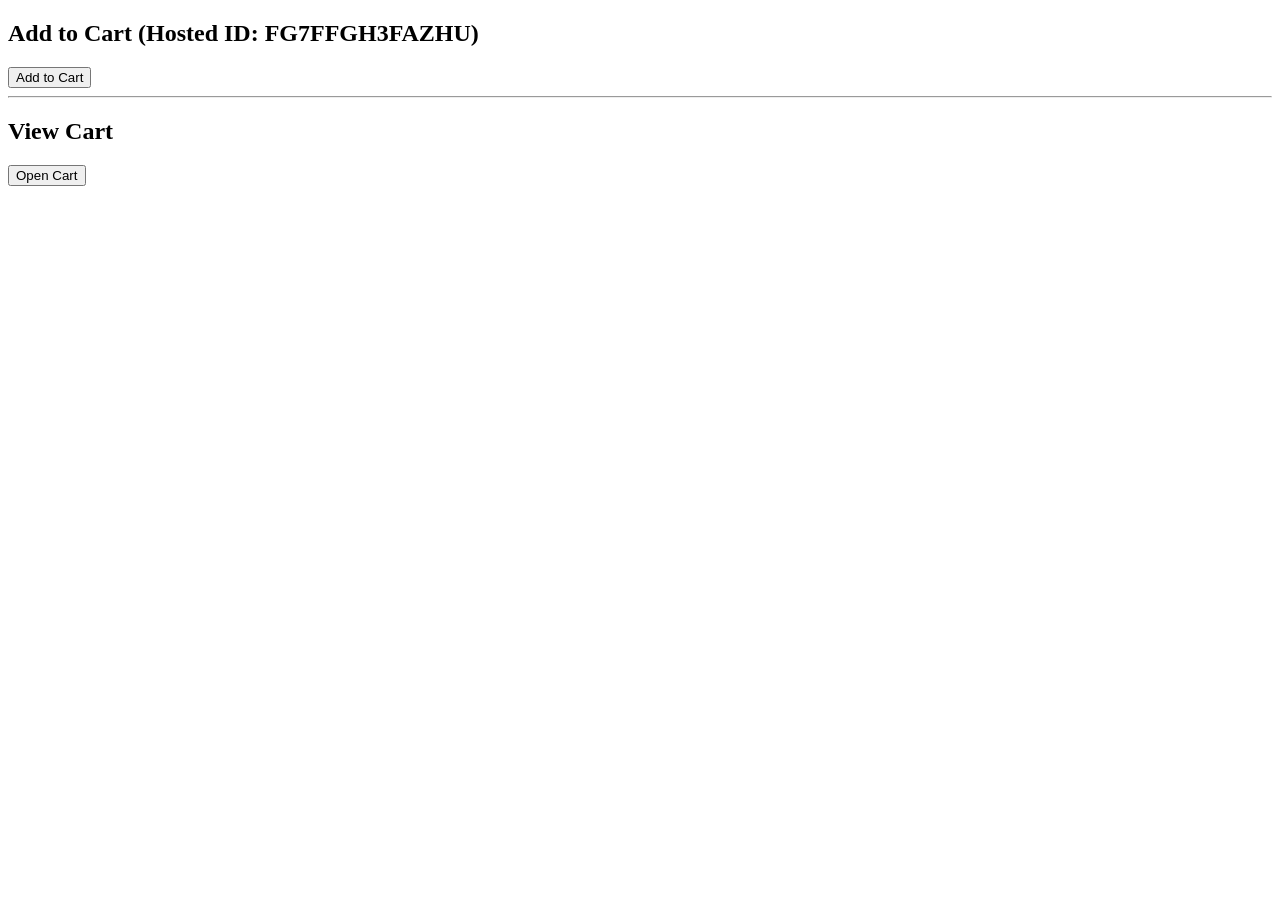
<file: test-cart.html>
<!doctype html>
<meta charset="utf-8">
<title>Hosted Cart – Working Test</title>

<h2>Add to Cart (Hosted ID: FG7FFGH3FAZHU)</h2>
<form action="https://www.sandbox.paypal.com/cgi-bin/webscr" method="post" target="_blank">
    <input type="hidden" name="cmd" value="_s-xclick">
    <!-- YOUR hosted button id from the screenshot -->
    <input type="hidden" name="hosted_button_id" value="FG7FFGH3FAZHU">
    <button type="submit">Add to Cart</button>
</form>

<hr>

<h2>View Cart</h2>
<form action="https://www.sandbox.paypal.com/cgi-bin/webscr" method="post" target="_blank">
    <input type="hidden" name="cmd" value="_cart">
    <!-- IMPORTANT: use your Sandbox BUSINESS EMAIL here -->
    <input type="hidden" name="business" value="sb-xxxx@business.example.com">
    <input type="hidden" name="display" value="1">
    <button type="submit">Open Cart</button>
</form>
</file>
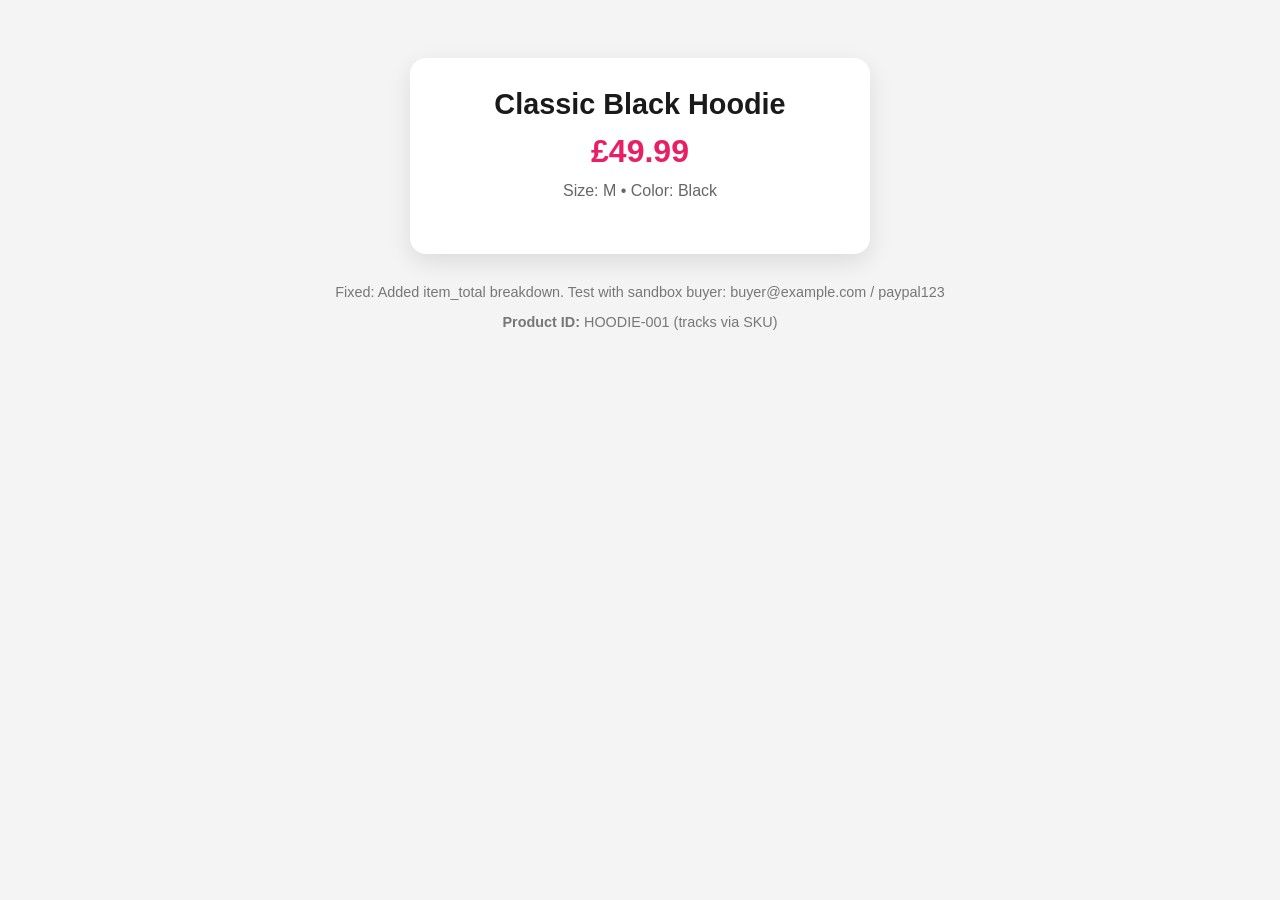
<file: test.html>
<!DOCTYPE html>
<html lang="en">
<head>
    <meta charset="UTF-8" />
    <meta name="viewport" content="width=device-width, initial-scale=1.0"/>
    <title>Fixed PayPal Test (No ITEM_TOTAL_REQUIRED Error)</title>
    <style>
        body { font-family: Arial, sans-serif; background: #f4f4f4; color: #333; text-align: center; padding: 50px; }
        .product { max-width: 400px; margin: 0 auto; background: white; padding: 30px; border-radius: 16px; box-shadow: 0 8px 24px rgba(0,0,0,0.1); }
        h1 { font-size: 1.8rem; margin: 0 0 12px; color: #1a1a1a; }
        .price { font-size: 2rem; font-weight: bold; color: #e91e63; margin: 12px 0; }
        .info { color: #666; margin-bottom: 24px; }
        #paypal-button-container { margin-top: 20px; }
        .note { margin-top: 30px; font-size: 0.9rem; color: #777; }
        .error { color: red; padding: 10px; background: #ffebee; border-radius: 4px; margin: 10px 0; display: none; }
        .success { color: green; padding: 10px; background: #e8f5e9; border-radius: 4px; margin: 10px 0; display: none; }
    </style>
</head>
<body>

<div class="product">
    <h1>Classic Black Hoodie</h1>
    <div class="price">£49.99</div>
    <div class="info">Size: M • Color: Black</div>
    <div id="paypal-button-container"></div>
    <div id="error-msg" class="error"></div>
    <div id="success-msg" class="success"></div>
</div>

<div class="note">
    <p>Fixed: Added item_total breakdown. Test with sandbox buyer: buyer@example.com / paypal123</p>
    <p><strong>Product ID:</strong> HOODIE-001 (tracks via SKU)</p>
</div>

<!-- Modern PayPal SDK (Sandbox) -->
<script src="https://www.paypal.com/sdk/js?client-id=sb&currency=GBP"></script>

<script>
    // Calculate item_total from items
    const itemTotal = '49.99';  // 1 * 49.99

    paypal.Buttons({
        createOrder: function(data, actions) {
            return actions.order.create({
                purchase_units: [{
                    amount: {
                        value: itemTotal,  // Must match item_total
                        currency_code: 'GBP',
                        breakdown: {
                            item_total: {
                                currency_code: 'GBP',
                                value: itemTotal  // FIXED: Required when items specified
                            },
                            shipping: {  // Optional: Set to 0 for no shipping
                                currency_code: 'GBP',
                                value: '0.00'
                            },
                            handling: {  // Optional: Set to 0
                                currency_code: 'GBP',
                                value: '0.00'
                            },
                            tax_total: {  // Optional: Set to 0 for no tax
                                currency_code: 'GBP',
                                value: '0.00'
                            }
                        }
                    },
                    items: [{
                        name: 'Classic Black Hoodie',
                        sku: 'HOODIE-001',  // Your correlating product ID
                        quantity: 1,
                        unit_amount: {
                            value: '49.99',
                            currency_code: 'GBP'
                        }
                    }]
                }]
            });
        },
        onApprove: function(data, actions) {
            return actions.order.capture().then(function(details) {
                const productSku = details.purchase_units[0].items[0].sku;
                const orderId = details.id;
                document.getElementById('success-msg').innerHTML = `Success! Product ID: ${productSku} | Order: ${orderId}`;
                document.getElementById('success-msg').style.display = 'block';
                console.log('Full Order Details:', details);  // Check F12 console
            });
        },
        onError: function(err) {
            document.getElementById('error-msg').textContent = 'Error: ' + (err.message || JSON.stringify(err)) + ' (Try incognito)';
            document.getElementById('error-msg').style.display = 'block';
            console.error('PayPal Error:', err);
        }
    }).render('#paypal-button-container');
</script>

</body>
</html>
</file>
<file: style.css>
/* ========== Base ========== */
:root{
    --bg:#fafafa;
    --text:#0b0d0f;
    --muted:#475569;
    --border:#eceff1;
    --accent:#ec0e63;
    --accent-dark:#c2185b;
}

*{box-sizing:border-box;margin:0;padding:0}
html,body{height:100%}
body{font-family:Inter,system-ui,Arial,sans-serif;background:var(--bg);color:var(--text)}
a{color:inherit;text-decoration:none}
img{max-width:100%;display:block}

/* ========== Sticky header (shared across pages) ========== */
.site-header.simple{
    position:sticky;top:0;z-index:50;background:#fff;border-bottom:1px solid var(--border);
}
.bar-3col{
    display:grid;grid-template-columns:1fr auto 1fr;align-items:center;
    height:86px;max-width:1280px;margin:0 auto;padding:0 20px;
}
.brand{justify-self:center;display:inline-flex;align-items:center;gap:12px}
.brand-mark{height:42px;width:auto;filter:drop-shadow(0 1px 2px rgba(0,0,0,.08))}
.brand-text{display:flex;flex-direction:column;line-height:1.1;text-align:left}
.brand-name{font-weight:800;font-size:2.2rem;letter-spacing:.18em;text-transform:uppercase;color:var(--text)}
.brand-tagline{font-weight:600;font-size:.86rem;letter-spacing:.22em;text-transform:uppercase;color:#9b1c1c;margin-top:2px}
.cart-link{justify-self:end;display:inline-flex;align-items:center;gap:8px;font:600 13px/1 Inter,system-ui,Arial,sans-serif;letter-spacing:.06em;text-transform:uppercase}
.cart-link:hover{opacity:.75}
.badge{display:inline-flex;align-items:center;justify-content:center;min-width:18px;height:18px;padding:0 5px;border-radius:999px;background:var(--accent);color:#fff;font-size:11px;line-height:1}


/* ========== Product grid & cards (index.html) ========== */
.products{
    display:grid;grid-template-columns:repeat(auto-fit,minmax(280px,1fr));
    gap:1.8rem;padding:24px 5%;
}
.card{
    background:#fff;border-radius:12px;overflow:hidden;text-align:center;
    box-shadow:0 4px 12px rgba(0,0,0,.08);
}
.card img{width:100%;height:260px;object-fit:cover}
.card h3{margin:1rem 0 .4rem;font-size:1.1rem}
.card .price{font-weight:700;color:var(--accent);margin-bottom:.5rem}
.card .stock{font-size:.9rem;color:#d00}
.card select{margin:.5rem 0;padding:.45rem;width:90%}
.card button{
    background:var(--accent);color:#fff;border:none;padding:.7rem;width:90%;
    cursor:pointer;border-radius:6px;font-weight:600
}
.card button:hover{background:var(--accent-dark)}
.card button:disabled{ background: #ccc; cursor: not-allowed; }


/* ========== Product detail (product.html) ========== */
.product-detail{
    padding:32px 5%;max-width:1000px;margin:auto;display:flex;gap:24px;flex-wrap:wrap;
}
.product-detail img{flex:1 1 300px;max-width:420px;border-radius:12px}
.product-detail .info{flex:2 1 300px}
.info h1{font-size:2rem;margin-bottom:.5rem}
.info .price{font-size:1.4rem;color:var(--accent);margin:.75rem 0}
.info select{display:block;margin:.6rem 0;padding:.5rem;width:100%;max-width:320px}
.info button{background:var(--accent);color:#fff;border:none;padding:.9rem 1.5rem;cursor:pointer;border-radius:6px;font-weight:600}
.info .stock{color:#d00;font-weight:600}
.info button:disabled{ background: #ccc; cursor: not-allowed; }

/* ========== WhatsApp bubble ========== */
.whatsapp{position:fixed;bottom:20px;right:20px;z-index:1000}
.whatsapp img{width:56px;height:56px}

/* ========== Small responsive tweak ========== */
@media (max-width:600px){
    .product-detail{flex-direction:column}
    .card img{height:220px}
}

/* Center the brand text block */
.brand-text{
    align-items: center;
    text-align: center;
}

.brand-name{ letter-spacing: .20em; }
.brand-tagline{ letter-spacing: .24em; }

/* --- Toast --- */
.toast{
    position:fixed; top:80px; right:20px; z-index:1000;
    background:#111; color:#fff; padding:10px 14px; border-radius:10px;
    box-shadow:0 8px 24px rgba(0,0,0,.18);
    opacity:0; transform:translateY(-8px);
    transition:opacity .25s ease, transform .25s ease;
    font:600 13px/1 Inter, system-ui, sans-serif;
}
.toast.show{ opacity:1; transform:translateY(0) }
.toast a{ color:#fff; text-decoration:underline }

/* mobile position */
@media (max-width:700px){
    .toast{ top:auto; right:auto; left:50%; bottom:16px; transform:translate(-50%, 8px) }
    .toast.show{ transform:translate(-50%, 0) }
}

/* cart badge bump */
.cart-link .badge{ transition:transform .2s ease }
.cart-link.pulse .badge{ animation:bump .45s ease }
@keyframes bump{
    0%{ transform:scale(1) }
    30%{ transform:scale(1.25) }
    100%{ transform:scale(1) }
}

/* quick visual state for Add button */
.card button.is-added,
#add-cart.is-added,
#add-to-cart-product.is-added {
    background:#16a34a !important;
}
.card button.is-added::after,
#add-cart.is-added::after,
#add-to-cart-product.is-added::after {
    content:" ✓ Added"; font-weight:700;
}

/* a11y helper */
.visually-hidden{
    position:absolute!important; width:1px; height:1px; overflow:hidden;
    clip:rect(1px,1px,1px,1px); white-space:nowrap;
}

/* make the breadcrumb a full-bleed sticky bar with a clean hairline */
:root { --header-h: 86px; }
@media (max-width:700px){ :root { --header-h: 74px; } }

.product-breadcrumb{
    position: sticky;
    top: var(--header-h);
    z-index: 40;
    display: flex;
    align-items: center;
    gap: 10px;
    max-width: 1200px;
    margin: 0 auto;
    padding: 10px 5%;
    color: #475569;
    font: 600 13px/1.2 Inter, system-ui, sans-serif;
    background: transparent;
}

.product-breadcrumb::before{
    content:"";
    position: absolute;
    left: 50%;
    transform: translateX(-50%);
    width: 100vw;
    height: 100%;
    background: rgba(255,255,255,.78);
    backdrop-filter: saturate(180%) blur(10px);
    -webkit-backdrop-filter: saturate(180%) blur(10px);
    box-shadow: 0 1px 0 #eceff1, 0 6px 18px rgba(0,0,0,.04);
    z-index: -1;
}

.product-breadcrumb .back-link{
    background:#f3f4f6; border:1px solid #e5e7eb; color:#111827;
    padding:8px 12px; border-radius:999px; text-decoration:none;
}
.product-breadcrumb .back-link:hover{ background:#e5e7eb }
.product-breadcrumb .divider{ opacity:.45 }
.product-breadcrumb a{ color:#111827 }
.product-breadcrumb a:hover{ text-decoration:underline }

@media (max-width:700px){
    .product-breadcrumb{ padding:8px 5% }
    .product-breadcrumb .divider, .product-breadcrumb #crumb-name{ display:none }
}


/* ===================== NEW PROFESSIONAL STYLES ===================== */

/* Header enhancements */
.site-header {
    position: fixed;
    top: 0;
    left: 0;
    width: 100%;
    background: rgba(255,255,255,0.92);
    backdrop-filter: blur(12px);
    -webkit-backdrop-filter: blur(12px);
    border-bottom: 1px solid transparent;
    transition: all 0.3s ease;
    z-index: 1000;
}
.site-header.scrolled {
    background: rgba(255,255,255,0.98);
    border-bottom-color: #eceff1;
    box-shadow: 0 4px 20px rgba(0,0,0,0.06);
}

/* --- Header Navigation --- */
.header-nav {
    display: flex;
    align-items: center;
    gap: 20px;
    justify-self: start;
}
.header-nav a {
    font: 600 13px/1 Inter, system-ui, Arial, sans-serif;
    letter-spacing: .06em;
    text-transform: uppercase;
    color: var(--text);
    transition: color 0.2s ease;
}
.header-nav a:hover {
    color: var(--accent);
}
.header-nav a.active {
    color: var(--accent);
    box-shadow: 0 2px 0 var(--accent);
}

/* --- Hero Section --- */
.hero {
    display: flex;
    align-items: center;
    justify-content: center;
    text-align: center;
    min-height: 450px;
    padding: 40px 20px;
    color: #fff;
    background: url('/assets/images/back.png') no-repeat center center/cover;
    position: relative;
    z-index: 1;
}
.hero::before {
    content: '';
    position: absolute;
    top: 0; left: 0;
    width: 100%; height: 100%;
    background: rgba(0, 0, 0, 0.5);
    z-index: -1;
}
.hero-content {
    animation: fadeIn 1s ease-out;
}
.hero h1 {
    font-size: 3.2rem;
    font-weight: 800;
    letter-spacing: .05em;
    text-transform: uppercase;
    margin-bottom: .5rem;
}
.hero p {
    font-size: 1.25rem;
    font-weight: 400;
    margin-bottom: 1.5rem;
    opacity: 0.9;
}
.cta-button {
    display: inline-block;
    background: var(--accent);
    color: #fff;
    padding: .9rem 1.8rem;
    border: none;
    border-radius: 6px;
    font-weight: 700;
    font-size: 1rem;
    cursor: pointer;
    text-transform: uppercase;
    letter-spacing: .05em;
    transition: background-color 0.2s ease;
}
.cta-button:hover {
    background: var(--accent-dark);
}

@keyframes fadeIn {
    from { opacity: 0; transform: translateY(15px); }
    to { opacity: 1; transform: translateY(0); }
}

/* --- Product Grid Heading --- */
.product-grid-wrapper {
    max-width: 1400px;
    margin: 0 auto;
    padding: 48px 5%;
}
.product-grid-wrapper h2 {
    font-size: 2.2rem;
    font-weight: 700;
    text-align: center;
    margin-bottom: 32px;
}

/* --- Site Footer --- */
.site-footer {
    background: #0b0d0f;
    color: #cbd5e1;
    padding: 48px 5%;
    margin-top: 40px;
}
.footer-grid {
    display: grid;
    grid-template-columns: repeat(auto-fit, minmax(240px, 1fr));
    gap: 32px;
    max-width: 1200px;
    margin: 0 auto;
}
.footer-col h4 {
    font-size: 1rem;
    font-weight: 700;
    color: #fff;
    text-transform: uppercase;
    letter-spacing: .05em;
    margin-bottom: 16px;
}
.footer-col p {
    line-height: 1.6;
    font-size: 0.95rem;
}
.footer-col ul {
    list-style: none;
    display: flex;
    flex-direction: column;
    gap: 10px;
}
.footer-col ul a {
    color: #cbd5e1;
    transition: color 0.2s ease;
}
.footer-col ul a:hover {
    color: #fff;
    text-decoration: underline;
}
.footer-socials {
    display: flex;
    gap: 16px;
    margin-top: 16px;
}
.footer-socials a {
    font-weight: normal;
    font-size: 1.5rem;
    color: #cbd5e1;
    transition: color 0.2s ease;
}
.footer-socials a:hover {
    color: var(--accent);
}
.footer-bottom-bar {
    max-width: 1200px;
    margin: 32px auto 0;
    padding-top: 24px;
    border-top: 1px solid var(--muted);
    text-align: center;
    font-size: 0.9rem;
    color: var(--muted);
}

/* --- Mobile Tweaks --- */
@media (max-width: 700px) {
    .header-nav { display: none; }
    .hero { min-height: 300px; }
    .hero h1 { font-size: 2.4rem; }
    .hero p { font-size: 1.1rem; }
    .product-grid-wrapper h2 { font-size: 1.8rem; }

    .bar-3col{
        height:74px; padding:0 12px;
        grid-template-columns: 1fr auto 1fr;
    }
    .brand {
        grid-column: 2;
        justify-self: center;
        gap: 8px;
    }
    .cart-link {
        grid-column: 3;
        justify-self: end;
    }
    .brand-mark{height:34px}
    .brand-name{font-size:1.7rem;letter-spacing:.14em}
    .brand-tagline{ display: none; }
    .cart-text{display:none}
}

/* Very small screen logo fix */
@media (max-width: 400px) {
    .bar-3col { padding: 0 8px; }
    .brand { gap: 5px; }
    .brand-mark { height: 30px; }
    .brand-name { font-size: 1.5rem; letter-spacing: .08em; }
    .cart-link { margin-right: 4px; }
}

/* ===== Product gallery (scoped to product page) ===== */
#product-detail {
    max-width: 1200px;
    margin: 0 auto;
}
#product-detail .pd-wrap {
    display: grid !important;
    grid-template-columns: minmax(0, 700px) 380px;
    gap: 28px;
    align-items: start;
}
#product-detail .pd-gallery {
    display: grid !important;
    grid-template-columns: 110px minmax(0, 560px);
    gap: 16px;
    align-items: start;
}
#product-detail .pd-figure {
    background: transparent !important;
    border: 0 !important;
    padding: 0 !important;
    margin: 0;
    box-shadow: none !important;
    border-radius: 0;
}
#product-detail #pdMain {
    width: 560px;
    height: 680px;
    object-fit: cover;
    display: block;
    border-radius: 12px;
    box-shadow: 0 2px 14px rgba(0,0,0,.08);
}
#product-detail .pd-thumbs {
    display: flex;
    flex-direction: column;
    gap: 10px;
    align-items: flex-start;
}
:root { --pd-thumb: 96px; --pd-thumb-m: 72px; }
#product-detail .pd-thumb {
    -webkit-appearance: none;
    appearance: none;
    width: var(--pd-thumb);
    height: var(--pd-thumb);
    flex: 0 0 var(--pd-thumb);
    padding: 0;
    border: 1px solid #e6e8ec;
    border-radius: 10px;
    overflow: hidden;
    background: #fff;
    cursor: pointer;
}
#product-detail .pd-thumb img {
    width: 100%;
    height: 100%;
    object-fit: cover;
    display: block;
    border-radius: 9px;
}
#product-detail .pd-thumb.is-active { box-shadow: 0 0 0 2px #111; }

#product-detail .pd-info h1 { margin: 0 0 10px; }
#product-detail .pd-info .price { font-weight: 700; margin: 4px 0 6px; }
#product-detail .pd-info .stock { color: #e91e63; margin-bottom: 12px; }
#product-detail .pd-info button#add-to-cart-product {
    background: var(--accent, #111);
    color: #fff;
    border: 0;
    padding: .9rem 1.5rem;
    border-radius: 6px;
    font-weight: 600;
    cursor: pointer;
    width: 100%;
}
#product-detail .pd-info button#add-to-cart-product:hover {
    background: var(--accent-dark, #000);
}

/* Quantity control */
#product-detail .qty-control{
    display:inline-flex; align-items:center; gap:8px;
    margin:.6rem 0 1rem; user-select:none;
}
#product-detail .qty-btn{
    background:#f3f4f6; border:1px solid #e5e7eb; color:#111;
    width:34px; height:34px; border-radius:6px; font-weight:700;
    display:inline-flex; align-items:center; justify-content:center; cursor:pointer;
}
#product-detail .qty-input{
    width:72px; text-align:center; padding:.5rem;
    border:1px solid #e5e7eb; border-radius:6px;
}
#product-detail .pd-actions{
    display:flex; flex-direction:column; gap:12px; align-items:flex-start; max-width:320px;
}

/* Mobile: stack everything */
@media (max-width: 980px) {
    #product-detail .pd-wrap { grid-template-columns: 1fr; }
    #product-detail .pd-gallery { grid-template-columns: 1fr; }
    #product-detail .pd-thumbs {
        flex-direction: row;
        flex-wrap: nowrap;
        align-items: center;
        justify-content: flex-start;
    }
    #product-detail .pd-thumb {
        width: var(--pd-thumb-m);
        height: var(--pd-thumb-m);
        flex: 0 0 var(--pd-thumb-m);
    }
    #product-detail .pd-figure,
    #product-detail #pdMain { width: 100%; height: auto; }
}

/* ==========================================================
   CART PAGE SPECIFIC STYLES (MOVED FROM CART.HTML)
   ========================================================== */
.c-wrap { max-width: 980px; margin: 0 auto; padding: 24px 16px; }
.c-card { background:#fff; border:1px solid #edf1f5; border-radius:14px; padding:16px; box-shadow:0 3px 10px rgba(0,0,0,.06); }
.c-head { font-size:1.5rem; font-weight:800; margin:6px 0 16px; }

/* Desktop row grid: thumb | name | price | qty | sub | trash */
.c-line{
    display:grid;
    grid-template-areas: "thumb name price qty sub trash";
    grid-template-columns: 80px minmax(0,1fr) 96px 148px 110px 34px;
    gap:12px; align-items:center;
    padding:12px; border:1px solid #eef1f4; border-radius:12px;
    background:#fff; margin-bottom:12px; grid-auto-rows:auto;
}

.c-thumb{ grid-area:thumb; }
.c-thumb img{ width:72px;height:72px;object-fit:cover;border-radius:8px;border:1px solid #eef1f4; }
.c-main { grid-area:name; align-self:start; position:relative; }
.c-name { font-weight:800; }
.c-meta { color:#69707a; font-size:.92rem; margin-top:4px; }
.c-price{ grid-area:price; text-align:right; justify-self:end; font-variant-numeric:tabular-nums; color:#6b7280; }
.c-qtycol{ grid-area:qty;   justify-self:end; }
.c-sub  { grid-area:sub;   text-align:right; justify-self:end; font-variant-numeric:tabular-nums; }
.c-sub strong { font-weight:800; }
.c-remove{ grid-area:trash; justify-self:end; background:transparent;border:none;line-height:0;padding:.35rem;border-radius:8px;cursor:pointer; }
.c-remove svg{ width:18px;height:18px;stroke:#d20000;fill:none;stroke-width:2; }
.c-remove:hover{ background:#d20000; }
.c-remove:hover svg{ stroke:#fff; }

/* qty control */
.c-qty{
    display:inline-grid; grid-template-columns:32px 56px 32px;
    border:1px solid #e5e7eb; border-radius:8px; overflow:hidden;
}
.c-qtybtn{
    background:#fff;border:none;border-right:1px solid #e5e7eb;
    padding:.55rem 0;cursor:pointer;line-height:0;font-size:18px;
}
.c-qtybtn:last-child{ border-right:none;border-left:1px solid #e5e7eb; }
.c-qtybtn:hover{ background:#f6f7f9; }
.c-qty input{ width:56px;text-align:center;border:none;outline:none;padding:.48rem 0;font-size:.95rem; }

.c-empty{ padding:20px; color:#6b7280; }

/* Actions: Total (left) + Checkout (right) on desktop; stack on mobile */
.c-actions{
    display:flex; justify-content:space-between; align-items:center;
    gap:12px; margin-top:16px;
}
.c-total strong{ font-size:1.2rem; margin-left:.5rem; }
.c-btn{ display:inline-flex; align-items:center; justify-content:center; gap:8px;
    font-weight:700; border-radius:8px; cursor:pointer; user-select:none;
    padding:.8rem 1.2rem; border:1px solid transparent; white-space:nowrap; }
.c-btn-primary{ background:#ec0e63;color:#fff;border-color:#ec0e63; }
.c-btn-primary:hover{ background:#c2185b;border-color:#c2185b; }
.c-btn-outline{ color:#475569; border:1px solid #e5e7eb; text-decoration:none; }
.c-btn-outline:hover{ background:#f8fafc; border-color:#cbd5e1; }

.c-stock-note{ font-size:.85rem; color:#6b7280; margin-top:4px; }

.c-actions-right { display:flex; gap:12px; align-items:center; }

/* Mobile: stack buttons full width */
@media (max-width:720px){
    .c-actions{ flex-direction:column; align-items:stretch; }
    .c-actions-right{ flex-direction:column; }
    .c-actions-right .c-btn{ width:100%; }
}

/* Mobile layout: name → qty → subtotal; hide unit price to avoid duplicate prices */
@media (max-width:720px){
    .c-line{
        grid-template-columns:72px 1fr;
        grid-template-areas:
  "thumb name"
  "qty   qty"
  "sub   sub";
        align-items:start;
    }
    .c-price{ display:none; } /* keep it simple on phones */
    .c-remove{ grid-area:name; position:absolute; right:0; top:-2px; padding:.25rem; }
    .c-main{ padding-right:28px; }
    .c-qtycol{ justify-self:start; margin-top:8px; }
    .c-sub{ justify-self:end; text-align:right; margin-top:6px; }
    .c-actions{ flex-direction:column; align-items:stretch; }
    .c-btn{ width:100%; }
}


/* ===================== Text / Info Pages (About, FAQ, Shipping) ===================== */
.text-content {
    line-height: 1.7;
    color: #334155;
    max-width: 800px;
    margin: 0 auto;
}
.text-content p {
    margin-bottom: 1.5rem;
    font-size: 1.05rem;
}
.text-content h3 {
    font-size: 1.4rem;
    margin: 2rem 0 0.75rem;
    color: var(--text);
    font-weight: 700;
}
.text-content ul {
    margin-bottom: 1.5rem;
    padding-left: 20px;
}
.text-content li {
    margin-bottom: 0.5rem;
}
/* Simple Accordion for FAQ */
.faq-item {
    border-bottom: 1px solid #eee;
    padding: 1rem 0;
}
.faq-item details summary {
    font-weight: 600;
    cursor: pointer;
    padding: 0.5rem 0;
    list-style: none; /* hides default triangle in some browsers */
    font-size: 1.1rem;
    color: var(--text);
}
.faq-item details summary::-webkit-details-marker { display: none; }
.faq-item details summary::after {
    content: "+";
    float: right;
    font-weight: 400;
    font-size: 1.4rem;
}
.faq-item details[open] summary::after { content: "−"; }
.faq-item details p {
    margin-top: 0.5rem;
    margin-bottom: 0.5rem;
    color: var(--muted);
}

/* ===== Mini Cart (desktop dropdown + mobile drawer) ===== */
.mini-cart{position:fixed;inset:0;z-index:1200;pointer-events:none}
.mini-cart__backdrop{position:absolute;inset:0;background:rgba(0,0,0,.35);opacity:0;transition:opacity .2s ease}
.mini-cart__panel{
    position:absolute;top:calc(var(--header-h,86px) + 10px);right:12px;
    width:380px;max-width:calc(100vw - 24px);max-height:75vh;
    background:#fff;border:1px solid #eceff1;border-radius:14px;
    box-shadow:0 10px 30px rgba(0,0,0,.15);
    display:flex;flex-direction:column;transform:translateY(-8px);opacity:0;
    transition:transform .2s ease, opacity .2s ease;
}

/* Mobile: full-height drawer from right */
@media (max-width:900px){
    .mini-cart__panel{
        top:0;right:0;width:92vw;max-width:none;height:100%;
        border-radius:0;border-left:1px solid #eceff1;
        transform:translateX(100%);opacity:1; /* only panel transitions on mobile */
    }
}

/* Open state */
.mini-cart.is-open{pointer-events:auto}
.mini-cart.is-open .mini-cart__backdrop{opacity:1}
.mini-cart.is-open .mini-cart__panel{transform:translateY(0);opacity:1}
@media (max-width:900px){
    .mini-cart.is-open .mini-cart__panel{transform:translateX(0)}
}

/* Panel inner */
.mini-cart__header{
    display:flex;align-items:center;justify-content:space-between;
    padding:12px 14px;border-bottom:1px solid #eef1f4
}
.mini-cart__header h3{font-size:1rem;font-weight:800}
.mini-cart__items{padding:10px;overflow:auto}
.mini-cart__footer{
    padding:12px 14px;border-top:1px solid #eef1f4;display:grid;gap:10px
}
.mini-cart__total{display:flex;justify-content:space-between;align-items:center;font-weight:700}

/* item rows */
.mc-line{
    display:grid;grid-template-columns:64px 1fr auto;gap:10px;align-items:center;
    padding:8px;border:1px solid #f1f3f6;border-radius:12px;margin-bottom:8px;background:#fff
}
.mc-thumb img{width:64px;height:64px;object-fit:cover;border-radius:9px;border:1px solid #eef1f4}
.mc-name{font-weight:700;line-height:1.25}
.mc-meta{color:#6b7280;font-size:.9rem;margin-top:2px}
.mc-sub{font-variant-numeric:tabular-nums;font-weight:800}
.mc-qty{
    display:inline-grid;grid-template-columns:28px 46px 28px;border:1px solid #e5e7eb;border-radius:8px;overflow:hidden;margin-top:6px
}
.mc-qtybtn{background:#fff;border:none;border-right:1px solid #e5e7eb;padding:.35rem 0;cursor:pointer;line-height:0}
.mc-qtybtn:last-child{border-right:none;border-left:1px solid #e5e7eb}
.mc-qty input{width:46px;text-align:center;border:none;outline:none;padding:.35rem 0;font-size:.92rem}
.mc-remove{background:transparent;border:none;color:#d20000;cursor:pointer;margin-left:6px}
.mc-row-top{display:flex;justify-content:space-between;align-items:flex-start}
.mc-title-wrap{min-width:0}
.mc-title-wrap a{color:inherit;text-decoration:none}
.mc-actions{display:flex;gap:10px;justify-content:flex-end}
.mc-close{background:transparent;border:none;font-size:22px;cursor:pointer;line-height:1;padding:4px 8px}

.stock-note {
    margin-top: 4px;
    font-size: 12px;
    line-height: 1.3;
    color: #6b7280; /* slate-500 */
}
.stock-note.low { color: #b45309; }     /* amber-700 */
.stock-note.soldout { color: #b91c1c; } /* red-700 */

.qty .disabled,
.qty button:disabled {
    opacity: 0.4;
    cursor: not-allowed;
    pointer-events: none;
}
</file>
